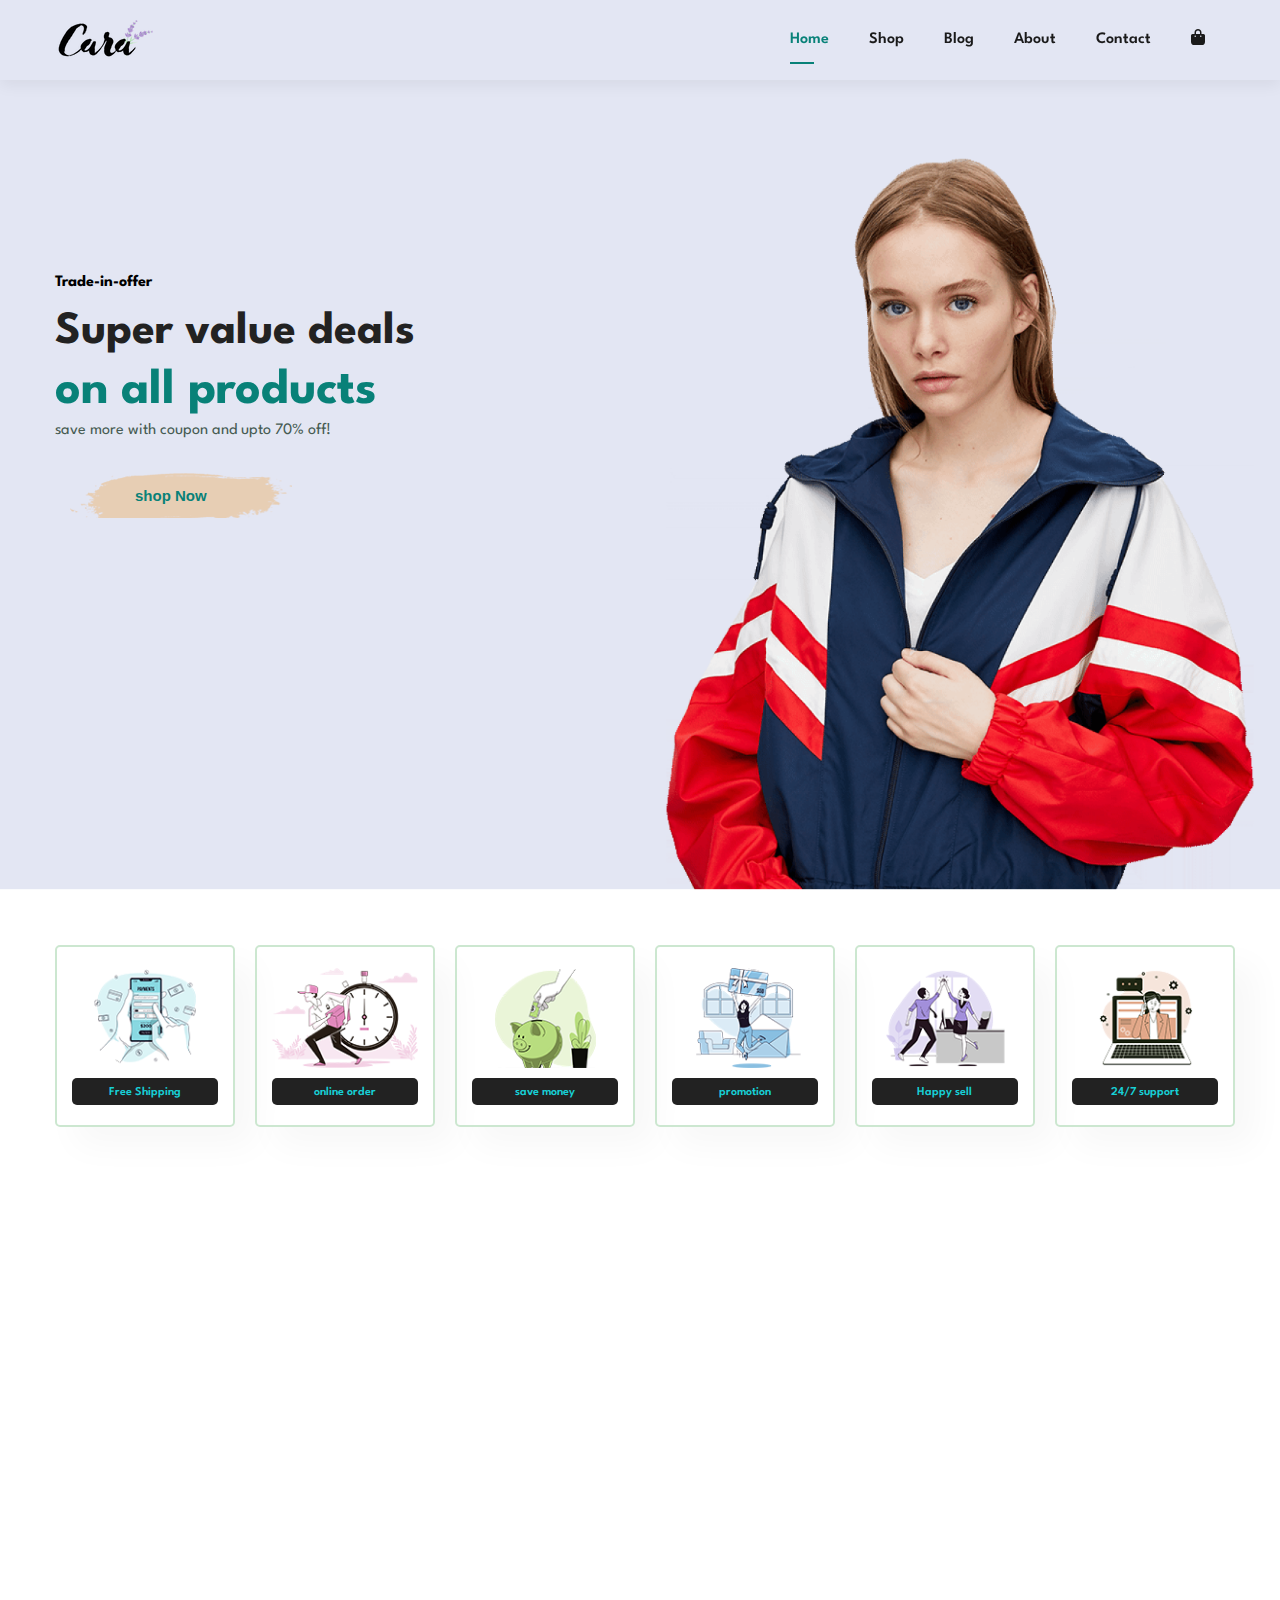
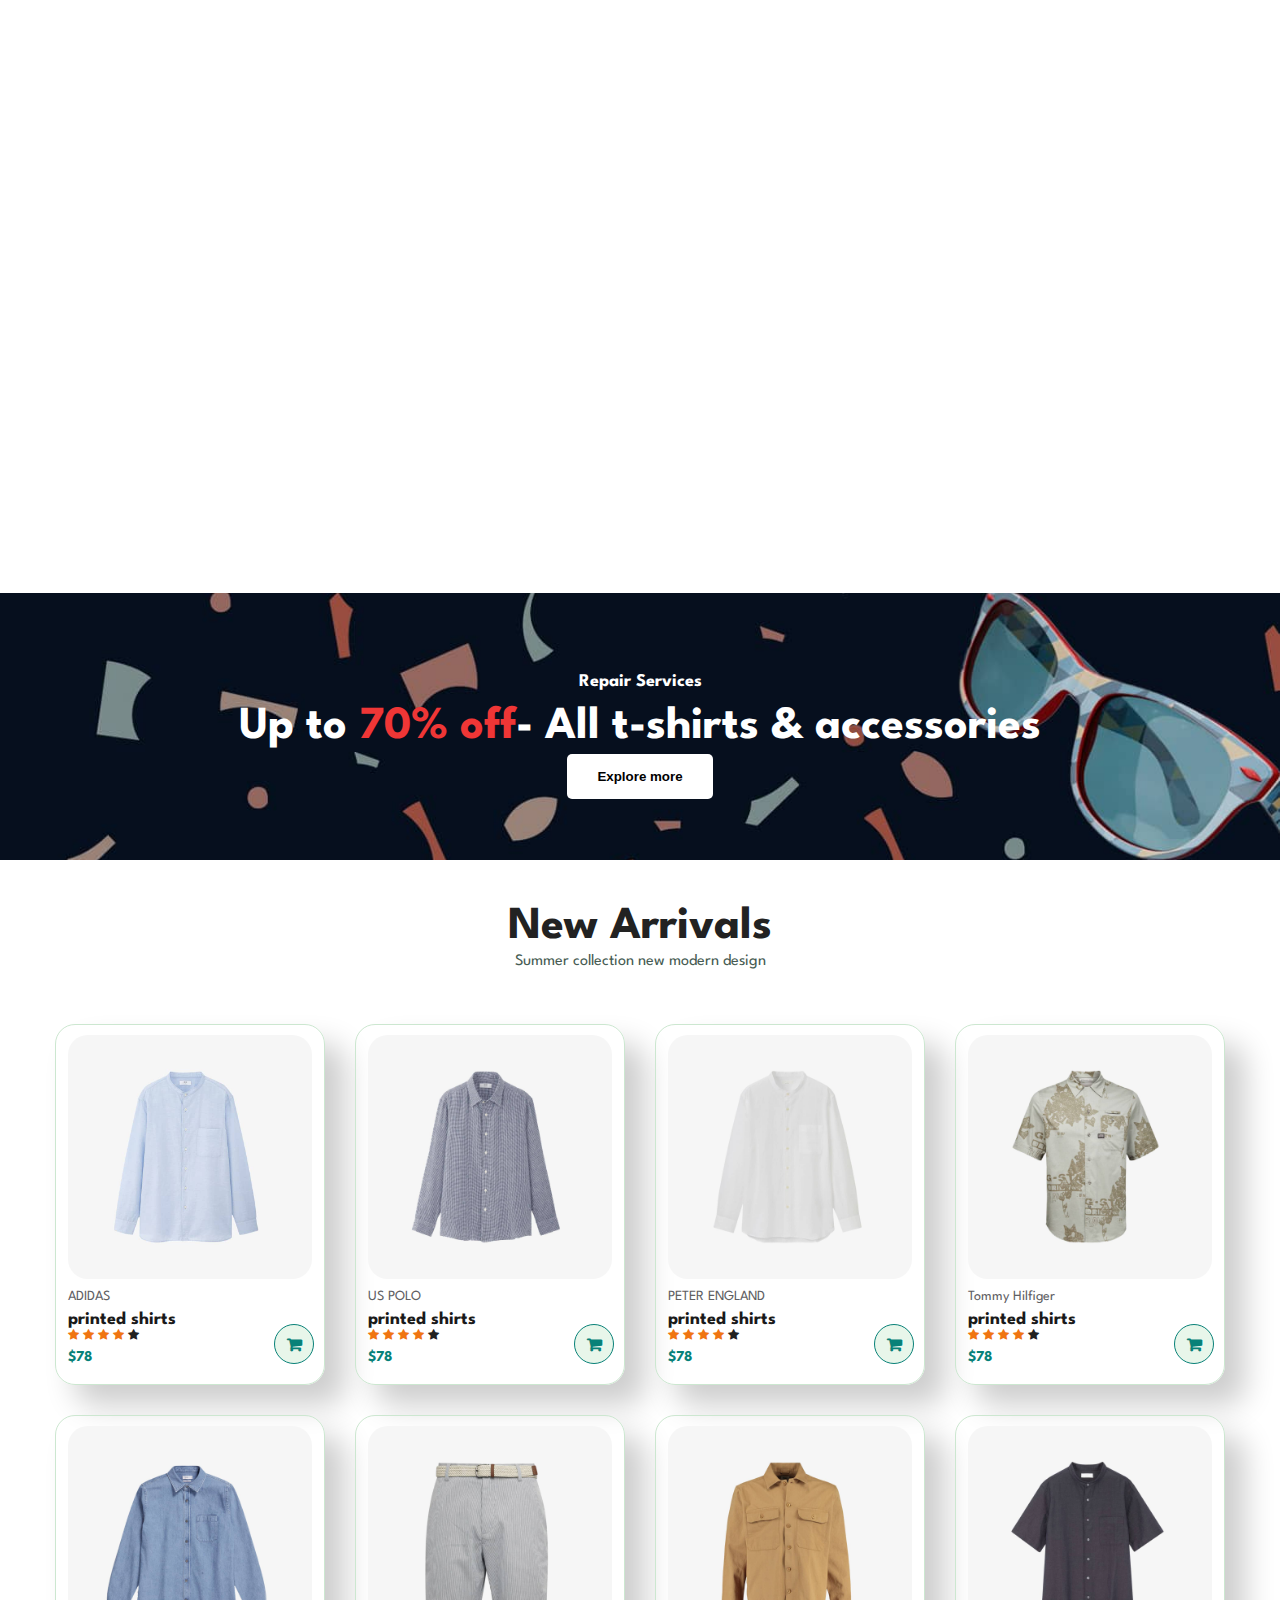
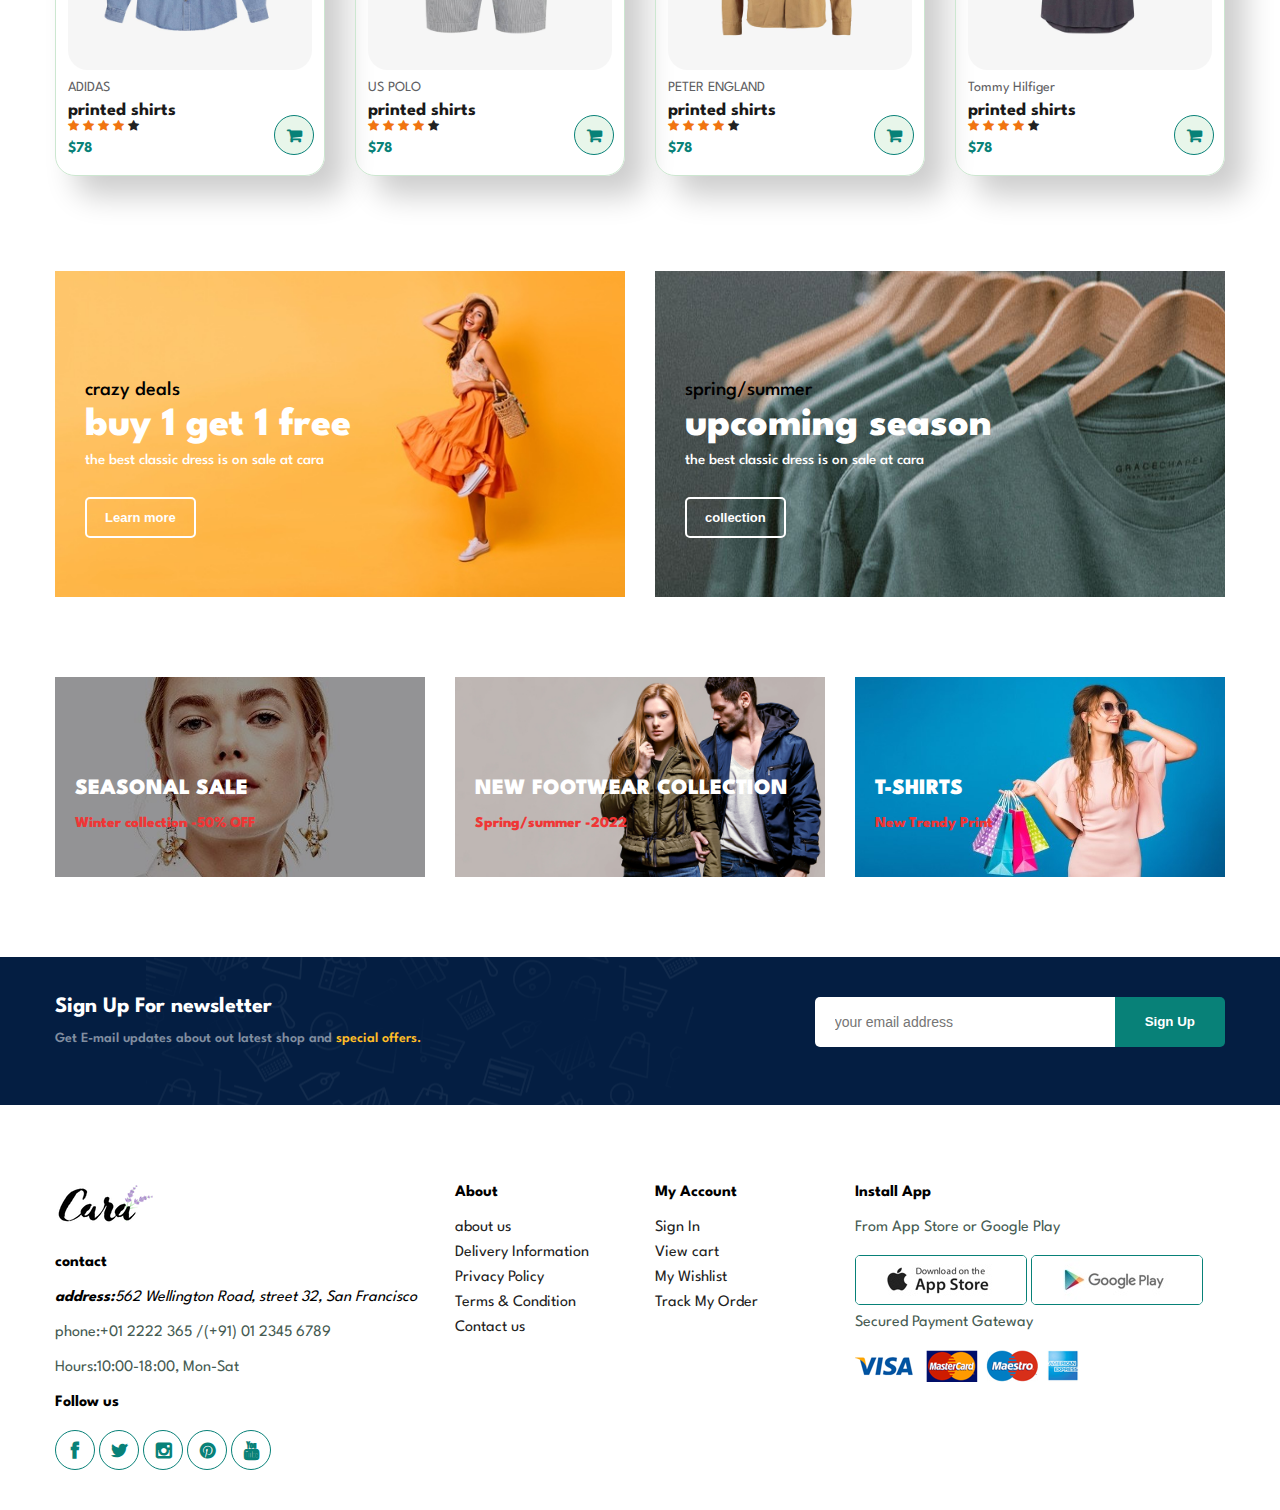
<file: index.html>
<!DOCTYPE html>
<html lang="en">

<head>
    <meta charset="UTF-8">
    <meta http-equiv="X-UA-Compatible" content="IE=edge">
    <meta name="viewport" content="width=device-width, initial-scale=1.0">
    <meta name="description" content=""> <!-- max 165char -->
    <title>Document</title> <!-- max 65char -->
    <!-- <link rel="stylesheet" href="css/font-awesome.min.css"> -->
    <link rel="stylesheet" href="https://cdnjs.cloudflare.com/ajax/libs/animate.css/3.7.2/animate.min.css">
    <link rel="stylesheet" href="https://cdnjs.cloudflare.com/ajax/libs/font-awesome/6.1.1/css/all.min.css">
    <link rel="stylesheet" href="./css/font-awesome.min.css">
    <link rel="stylesheet" href="css/style.css">

</head>

<body>
    <div class="wrap-1">
        <div class="container">
            <div class="row">
                <div class="col-2">
                    <a href=""><img src="./img/logo.png" alt=""></a>
                </div>
                <div class="col-10">
                    <div class="navbar ">
                        <nav>
                            <ul>
                                <li><a class="active" href="index.html">Home</a></li>
                                <li><a href="shop.html">Shop</a></li>
                                <li><a href="blog.html">Blog</a></li>
                                <li><a href="about.html">About</a></li>
                                <li><a href="contact.html">Contact</a></li>
                                <li><a href="cart.html" class="bag"><span class="fa fa-shopping-bag"></span></a></li>
                                <a href="" class="close"><span class="fa fa-close"></span></a>
                            </ul>
                        </nav>
                    </div>
                    <div class="mobile ">
                        <div class="mob">
                            <a href=""><span class="fa fa-shopping-bag"></span></a>
                            <a class="bar" href=""><span class="fa fa-outdent"></span></a>
                        </div>
                    </div>
                </div>
            </div>
        </div>
    </div>

    <div class="wrap-2">
        <div class="container">
            <div class="row">
                <div class="col-6 col-p-8">
                    <div class="home ">
                        <h4>Trade-in-offer</h4>
                        <h2>Super value deals</h2>
                        <h1>on all products</h1>
                        <p>save more with coupon and upto 70% off!</p>
                        <button>shop Now</button>
                    </div>
                </div>
                <div class="col-6 col-p-4"></div>
            </div>
        </div>
    </div>

    <div class="wrap-3 wow bounce">
        <div class="container">
            <div class="row">
                <div class="col-2 col-p-4 col-m-3">
                    <div class="feature">
                        <div class="fe-box">
                            <img src="./img/features/f1.png" alt="">
                            <div class="box">
                                <h6>Free Shipping</h6>
                            </div>
                        </div>
                    </div>
                </div>
                <div class="col-2 col-p-4 col-m-3">
                    <div class="feature">
                        <div class="fe-box">
                            <img src="./img/features/f2.png" alt="">
                            <div class="box">
                                <h6>online order</h6>
                            </div>
                        </div>
                    </div>
                </div>
                <div class="col-2 col-p-4 col-m-3">
                    <div class="feature">
                        <div class="fe-box">
                            <img src="./img/features/f3.png" alt="">
                            <div class="box">
                                <h6>save money</h6>
                            </div>
                        </div>
                    </div>
                </div>
                <div class="col-2 col-p-4 col-m-3">
                    <div class="feature">
                        <div class="fe-box">
                            <img src="./img/features/f4.png" alt="">
                            <div class="box">
                                <h6>promotion</h6>
                            </div>
                        </div>
                    </div>
                </div>
                <div class="col-2 col-p-4 col-m-3">
                    <div class="feature">
                        <div class="fe-box">
                            <img src="./img/features/f5.png" alt="">
                            <div class="box">
                                <h6>Happy sell</h6>
                            </div>
                        </div>
                    </div>
                </div>
                <div class="col-2 col-p-4 col-m-3">
                    <div class="feature">
                        <div class="fe-box">
                            <img src="./img/features/f6.png" alt="">
                            <div class="box">
                                <h6>24/7 support</h6>
                            </div>
                        </div>
                    </div>
                </div>

            </div>
        </div>
    </div>

    <div class="wrap-4 wow slideInLeft" data-wow-offset="500">
        <div class="container">
            <div class="heading">
                <h2>Featured products</h2>
                <p>Summer collection new modern design</p>
            </div>
            <div class="row">
                <div class="col-3 col-m-6 col-p-12">
                    <div class="item-row">
                        <div class="item">
                            <img src="./img/products/f1.jpg" alt="">
                        </div>
                        <div class="des">
                            <span>ADIDAS</span>
                            <h5>printed shirts</h5>
                            <div class="star">
                                <span class="fa fa-star"></span>
                                <span class="fa fa-star"></span>
                                <span class="fa fa-star"></span>
                                <span class="fa fa-star"></span>
                                <span class="fa fa-star"></span>
                            </div>
                            <h4>$78</h4>
                        </div>
                        <a href="#" class="add-cart"><span class="fa fa-shopping-cart cart"></span></a>
                    </div>

                </div>
                <div class="col-3 col-m-6 col-p-12">
                    <div class="item-row">
                        <div class="item">
                            <img src="./img/products/f2.jpg" alt="">
                        </div>
                        <div class="des">
                            <span>US POLO</span>
                            <h5>printed shirts</h5>
                            <div class="star">
                                <span class="fa fa-star"></span>
                                <span class="fa fa-star"></span>
                                <span class="fa fa-star"></span>
                                <span class="fa fa-star"></span>
                                <span class="fa fa-star"></span>
                            </div>
                            <h4>$78</h4>
                        </div>
                        <a href="#" class="add-cart"><span class="fa fa-shopping-cart cart"></span></a>
                    </div>

                </div>
                <div class="col-3 col-m-6 col-p-12">
                    <div class="item-row">
                        <div class="item">
                            <img src="./img/products/f3.jpg" alt="">
                        </div>
                        <div class="des">
                            <span>PETER ENGLAND</span>
                            <h5>printed shirts</h5>
                            <div class="star">
                                <span class="fa fa-star"></span>
                                <span class="fa fa-star"></span>
                                <span class="fa fa-star"></span>
                                <span class="fa fa-star"></span>
                                <span class="fa fa-star"></span>
                            </div>
                            <h4>$78</h4>
                        </div>
                        <a href="#" class="add-cart"><span class="fa fa-shopping-cart cart"></span></a>
                    </div>

                </div>
                <div class="col-3 col-m-6 col-p-12">
                    <div class="item-row">
                        <div class="item">
                            <img src="./img/products/f4.jpg" alt="">
                        </div>
                        <div class="des">
                            <span>Tommy Hilfiger</span>
                            <h5>printed shirts</h5>
                            <div class="star">
                                <span class="fa fa-star"></span>
                                <span class="fa fa-star"></span>
                                <span class="fa fa-star"></span>
                                <span class="fa fa-star"></span>
                                <span class="fa fa-star"></span>
                            </div>
                            <h4>$78</h4>
                        </div>
                        <a href="#" class="add-cart"><span class="fa fa-shopping-cart cart"></span></a>
                    </div>

                </div>

            </div>

            <div class="row">
                <div class="col-3 col-m-6 col-p-12">
                    <div class="item-row">
                        <div class="item">
                            <img src="./img/products/f5.jpg" alt="">
                        </div>
                        <div class="des">
                            <span>ADIDAS</span>
                            <h5>printed shirts</h5>
                            <div class="star">
                                <span class="fa fa-star"></span>
                                <span class="fa fa-star"></span>
                                <span class="fa fa-star"></span>
                                <span class="fa fa-star"></span>
                                <span class="fa fa-star"></span>
                            </div>
                            <h4>$78</h4>
                        </div>
                        <a href="#" class="add-cart"><span class="fa fa-shopping-cart cart"></span></a>
                    </div>

                </div>
                <div class="col-3 col-m-6 col-p-12">
                    <div class="item-row">
                        <div class="item">
                            <img src="./img/products/f6.jpg" alt="">
                        </div>
                        <div class="des">
                            <span>US POLO</span>
                            <h5>printed shirts</h5>
                            <div class="star">
                                <span class="fa fa-star"></span>
                                <span class="fa fa-star"></span>
                                <span class="fa fa-star"></span>
                                <span class="fa fa-star"></span>
                                <span class="fa fa-star"></span>
                            </div>
                            <h4>$78</h4>
                        </div>
                        <a href="#" class="add-cart"><span class="fa fa-shopping-cart cart"></span></a>
                    </div>

                </div>
                <div class="col-3 col-m-6 col-p-12">
                    <div class="item-row">
                        <div class="item">
                            <img src="./img/products/f7.jpg" alt="">
                        </div>
                        <div class="des">
                            <span>PETER ENGLAND</span>
                            <h5>printed shirts</h5>
                            <div class="star">
                                <span class="fa fa-star"></span>
                                <span class="fa fa-star"></span>
                                <span class="fa fa-star"></span>
                                <span class="fa fa-star"></span>
                                <span class="fa fa-star"></span>
                            </div>
                            <h4>$78</h4>
                        </div>
                        <a href="#" class="add-cart"><span class="fa fa-shopping-cart cart"></span></a>
                    </div>

                </div>
                <div class="col-3 col-m-6 col-p-12">
                    <div class="item-row">
                        <div class="item">
                            <img src="./img/products/f8.jpg" alt="">
                        </div>
                        <div class="des">
                            <span>Tommy Hilfiger</span>
                            <h5>printed shirts</h5>
                            <div class="star">
                                <span class="fa fa-star"></span>
                                <span class="fa fa-star"></span>
                                <span class="fa fa-star"></span>
                                <span class="fa fa-star"></span>
                                <span class="fa fa-star"></span>
                            </div>
                            <h4>$78</h4>
                        </div>
                        <a href="#" class="add-cart"><span class="fa fa-shopping-cart cart"></span></a>
                    </div>

                </div>

            </div>
        </div>
    </div>

    <div class="wrap-5">
        <div class="container">
            <div class="banner">
                <h4>Repair Services</h4>
                <h2>Up to <span>70% off</span>- All t-shirts & accessories</h2>
                <button class="btn">Explore more</button>
            </div>
        </div>
    </div>

    <div class="wrap-6">
        <div class="container">
            <div class="heading">
                <h2>New Arrivals</h2>
                <p>Summer collection new modern design</p>
            </div>
            <div class="row">
                <div class="col-3 col-m-6 col-p-12">
                    <div class="item-row">
                        <div class="item">
                            <img src="./img/products/n1.jpg" alt="">
                        </div>
                        <div class="des">
                            <span>ADIDAS</span>
                            <h5>printed shirts</h5>
                            <div class="star">
                                <span class="fa fa-star"></span>
                                <span class="fa fa-star"></span>
                                <span class="fa fa-star"></span>
                                <span class="fa fa-star"></span>
                                <span class="fa fa-star"></span>
                            </div>
                            <h4>$78</h4>
                        </div>
                        <a href="#" class="add-cart"><span class="fa fa-shopping-cart cart"></span></a>
                    </div>

                </div>
                <div class="col-3 col-m-6 col-p-12">
                    <div class="item-row">
                        <div class="item">
                            <img src="./img/products/n2.jpg" alt="">
                        </div>
                        <div class="des">
                            <span>US POLO</span>
                            <h5>printed shirts</h5>
                            <div class="star">
                                <span class="fa fa-star"></span>
                                <span class="fa fa-star"></span>
                                <span class="fa fa-star"></span>
                                <span class="fa fa-star"></span>
                                <span class="fa fa-star"></span>
                            </div>
                            <h4>$78</h4>
                        </div>
                        <a href="#" class="add-cart"><span class="fa fa-shopping-cart cart"></span></a>
                    </div>

                </div>
                <div class="col-3 col-m-6 col-p-12">
                    <div class="item-row">
                        <div class="item">
                            <img src="./img/products/n3.jpg" alt="">
                        </div>
                        <div class="des">
                            <span>PETER ENGLAND</span>
                            <h5>printed shirts</h5>
                            <div class="star">
                                <span class="fa fa-star"></span>
                                <span class="fa fa-star"></span>
                                <span class="fa fa-star"></span>
                                <span class="fa fa-star"></span>
                                <span class="fa fa-star"></span>
                            </div>
                            <h4>$78</h4>
                        </div>
                        <a href="#" class="add-cart"><span class="fa fa-shopping-cart cart"></span></a>
                    </div>

                </div>
                <div class="col-3 col-m-6 col-p-12">
                    <div class="item-row">
                        <div class="item">
                            <img src="./img/products/n4.jpg" alt="">
                        </div>
                        <div class="des">
                            <span>Tommy Hilfiger</span>
                            <h5>printed shirts</h5>
                            <div class="star">
                                <span class="fa fa-star"></span>
                                <span class="fa fa-star"></span>
                                <span class="fa fa-star"></span>
                                <span class="fa fa-star"></span>
                                <span class="fa fa-star"></span>
                            </div>
                            <h4>$78</h4>
                        </div>
                        <a href="#" class="add-cart"><span class="fa fa-shopping-cart cart"></span></a>
                    </div>

                </div>
            </div>
            <div class="row">
                <div class="col-3 col-m-6 col-p-12">
                    <div class="item-row">
                        <div class="item">
                            <img src="./img/products/n5.jpg" alt="">
                        </div>
                        <div class="des">
                            <span>ADIDAS</span>
                            <h5>printed shirts</h5>
                            <div class="star">
                                <span class="fa fa-star"></span>
                                <span class="fa fa-star"></span>
                                <span class="fa fa-star"></span>
                                <span class="fa fa-star"></span>
                                <span class="fa fa-star"></span>
                            </div>
                            <h4>$78</h4>
                        </div>
                        <a href="#" class="add-cart"><span class="fa fa-shopping-cart cart"></span></a>
                    </div>

                </div>
                <div class="col-3 col-m-6 col-p-12">
                    <div class="item-row">
                        <div class="item">
                            <img src="./img/products/n6.jpg" alt="">
                        </div>
                        <div class="des">
                            <span>US POLO</span>
                            <h5>printed shirts</h5>
                            <div class="star">
                                <span class="fa fa-star"></span>
                                <span class="fa fa-star"></span>
                                <span class="fa fa-star"></span>
                                <span class="fa fa-star"></span>
                                <span class="fa fa-star"></span>
                            </div>
                            <h4>$78</h4>
                        </div>
                        <a href="#" class="add-cart"><span class="fa fa-shopping-cart cart"></span></a>
                    </div>

                </div>
                <div class="col-3 col-m-6 col-p-12">
                    <div class="item-row">
                        <div class="item">
                            <img src="./img/products/n7.jpg" alt="">
                        </div>
                        <div class="des">
                            <span>PETER ENGLAND</span>
                            <h5>printed shirts</h5>
                            <div class="star">
                                <span class="fa fa-star"></span>
                                <span class="fa fa-star"></span>
                                <span class="fa fa-star"></span>
                                <span class="fa fa-star"></span>
                                <span class="fa fa-star"></span>
                            </div>
                            <h4>$78</h4>
                        </div>
                        <a href="#" class="add-cart"><span class="fa fa-shopping-cart cart"></span></a>
                    </div>

                </div>
                <div class="col-3 col-m-6 col-p-12">
                    <div class="item-row">
                        <div class="item">
                            <img src="./img/products/n8.jpg" alt="">
                        </div>
                        <div class="des">
                            <span>Tommy Hilfiger</span>
                            <h5>printed shirts</h5>
                            <div class="star">
                                <span class="fa fa-star"></span>
                                <span class="fa fa-star"></span>
                                <span class="fa fa-star"></span>
                                <span class="fa fa-star"></span>
                                <span class="fa fa-star"></span>
                            </div>
                            <h4>$78</h4>
                        </div>
                        <a href="#" class="add-cart"><span class="fa fa-shopping-cart cart"></span></a>
                    </div>

                </div>

            </div>
        </div>
    </div>
    <div class="wrap-7">
        <div class="container">
            <div class="row">
                <div class="col-6 col-p-12">
                    <div class="banner-1">
                        <div class="banner-content">
                            <h4>crazy deals</h4>
                            <h2>buy 1 get 1 free</h2>
                            <p>the best classic dress is on sale at cara</p>
                            <button class="btn white">Learn more</button>
                        </div>
                    </div>
                </div>
                <div class="col-6 col-p-12">
                    <div class="banner-2">
                        <div class="banner-content">
                            <h4>spring/summer</h4>
                            <h2>upcoming season</h2>
                            <p>the best classic dress is on sale at cara</p>
                            <button class="btn white">collection</button>
                        </div>
                    </div>
                </div>
            </div>
        </div>
    </div>

    <div class="wrap-8">
        <div class="container">
            <div class="row">
                <div class="col-4 col-p-12">
                    <div class="banner-3">
                        <div class="banner-content-1">
                            <h2>SEASONAL SALE</h2>
                            <h3>Winter collection -50% OFF</h3>
                        </div>
                    </div>
                </div>
                <div class="col-4 col-p-12">
                    <div class="banner-4">
                        <div class="banner-content-1">
                            <h2>NEW FOOTWEAR COLLECTION</h2>
                            <h3>Spring/summer -2022</h3>
                        </div>
                    </div>
                </div>
                <div class="col-4 col-p-12">
                    <div class="banner-5">
                        <div class="banner-content-1">
                            <h2>T-SHIRTS</h2>
                            <h3>New Trendy Print</h3>
                        </div>
                    </div>
                </div>
            </div>
        </div>
    </div>

    <div class="wrap-9">
        <div class="container">
            <div class="row">

                <div class="col-6 col-p-12">
                   <div class="newsletter">
                    <div class="newstext">
                        <h4>Sign Up For newsletter</h4>
                        <p>Get E-mail updates about out latest shop and <span>special offers.</span></p>
                    </div>
                   </div>
                </div>
                <div class="col-6 col-p-12">
                   <div class="newsletter-1">
                    <div class="form">
                        <label><input type="text" placeholder="your email address"></label>
                        <button class="btn">Sign Up</button>
                    </div>
                   </div>
                </div>
            </div>
        </div>
    </div>

    <footer>
        <div class="container">
            <div class="row">
                <div class="col-4 col-p-12">
                    <div class="content">
                        <img src="./img/logo.png" alt="">
                        <h4>contact</h4>
                        <address>
                            <strong>address:</strong>562 Wellington Road, street 32, San Francisco
                        </address>
                        <p>phone:+01 2222 365 /(+91) 01 2345 6789</p>
                        <p>Hours:10:00-18:00, Mon-Sat</p>
                        <div class="follow">
                            <h4>Follow us</h4>
                            <div class="icon">
                                <a href=""><span class="fa fa-facebook"></span></a>
                                <a href=""><span class="fa fa-twitter"></span></a>
                                <a href=""><span class="fa fa-instagram"></span></a>
                                <a href=""><span class="fa fa-pinterest"></span></a>
                                <a href=""><span class="fa fa-youtube"></span></a>

                            </div>
                        </div>
                    </div>
                </div>
                <div class="col-2 col-p-6">
                    <div class="content space">
                        <h4>About</h4>
                        <ul>
                            <li> <a href="">about us</a></li>
                            <li><a href="">Delivery Information</a></li>
                            <li><a href="">Privacy Policy</a></li>
                            <li><a href="">Terms & Condition</a></li>
                            <li> <a href="">Contact us</a></li>
                        </ul>

                    </div>

                </div>
                <div class="col-2 col-p-6">
                    <div class="content space">
                        <h4>My Account</h4>
                        <ul>
                            <li><a href="">Sign In </a></li>
                            <li><a href="">View cart</a></li>
                            <li><a href="">My Wishlist</a></li>
                            <li><a href="">Track My Order</a></li>
                            <li><a href=""></a></li>
                        </ul>
                    </div>
                </div>
                <div class="col-4 col-p-12">
                    <div class="install">
                        <h4>Install App</h4>
                        <p>From App Store or Google Play</p>
                        <a href="" aria-label="app store"><img src="./img/pay/app.jpg" alt=""></a>
                        <a href="" aria-label="play store"><img src="./img/pay/play.jpg" alt=""></a>
                        <p>Secured Payment Gateway </p>
                        <img src="./img/pay/pay.png" alt="">
                    </div>
                </div>
            </div>
        </div>
    </footer>

    <script src="https://cdnjs.cloudflare.com/ajax/libs/jquery/3.6.0/jquery.min.js"></script>
    <script src="https://cdnjs.cloudflare.com/ajax/libs/wow/1.1.2/wow.min.js"></script>
    <script src="./js/app.js"></script>
              <script>
              new WOW().init();
              </script>
</body>

</html>
</file>
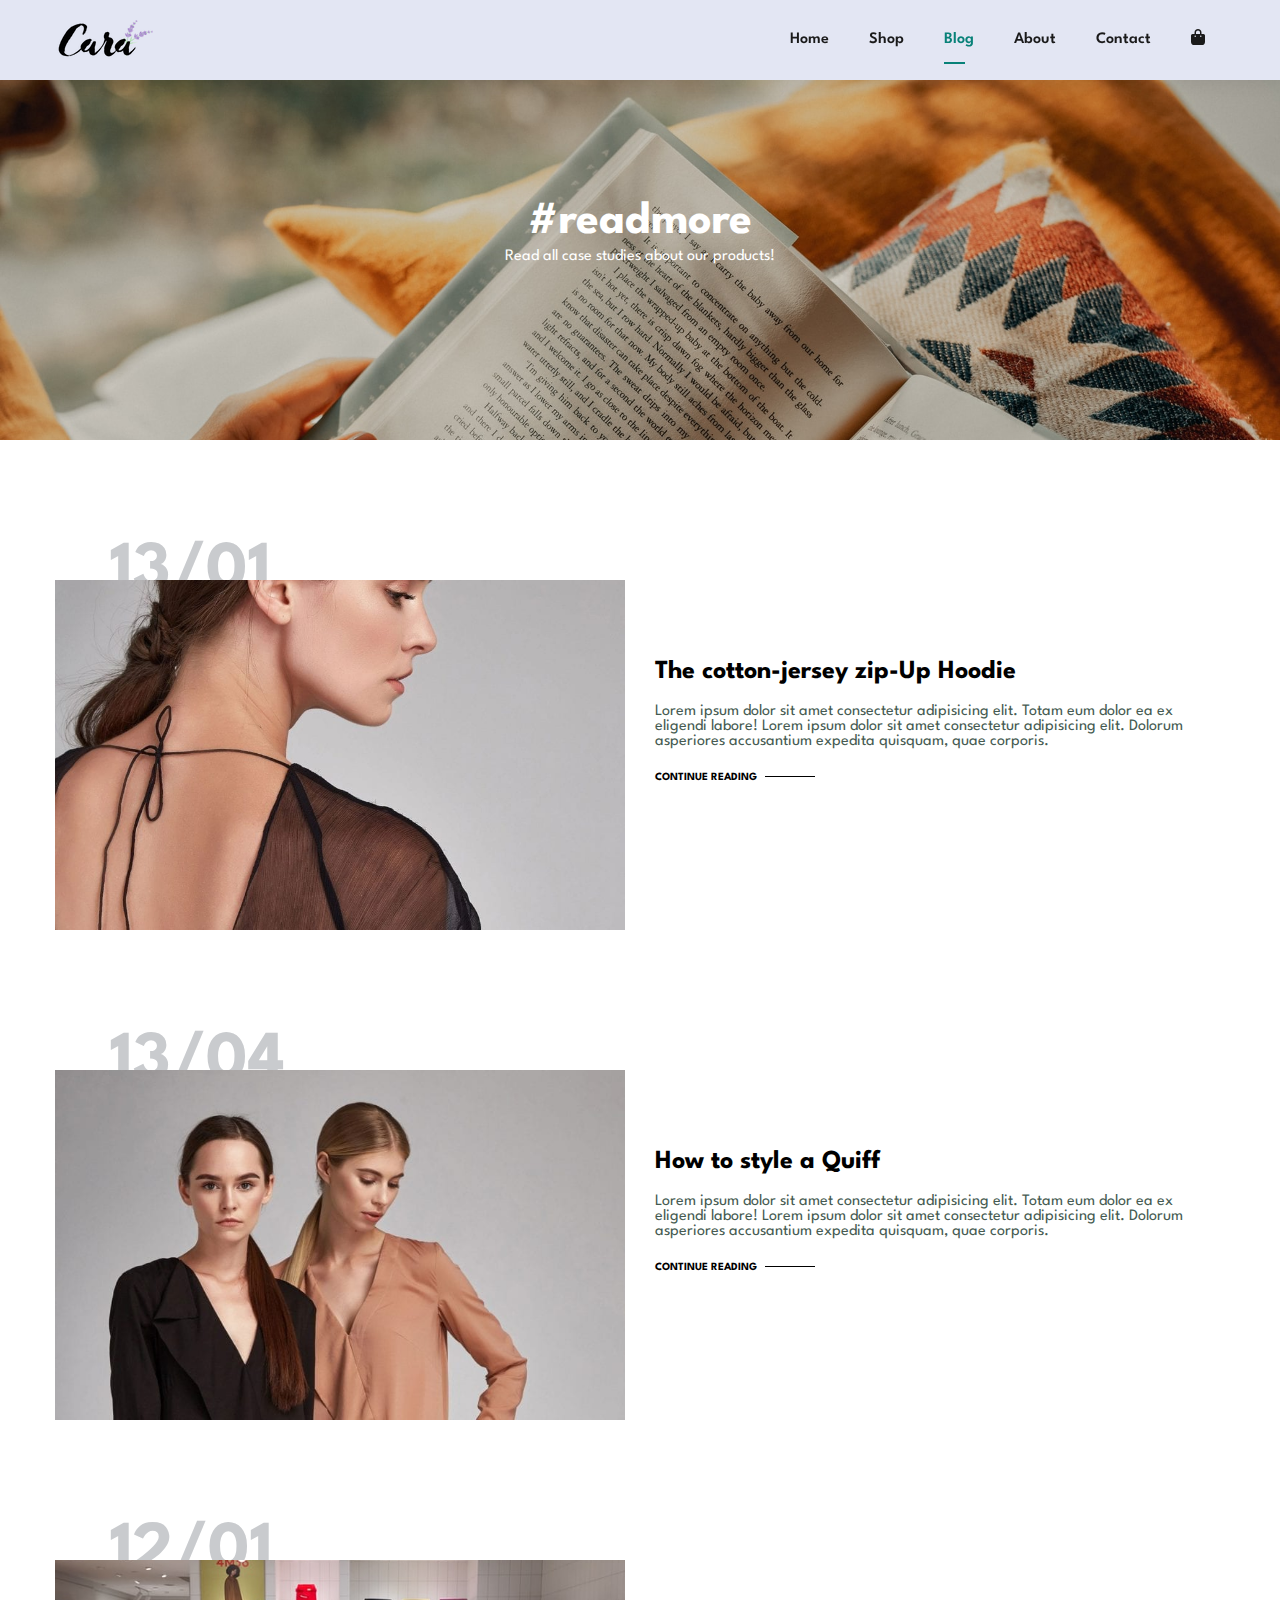
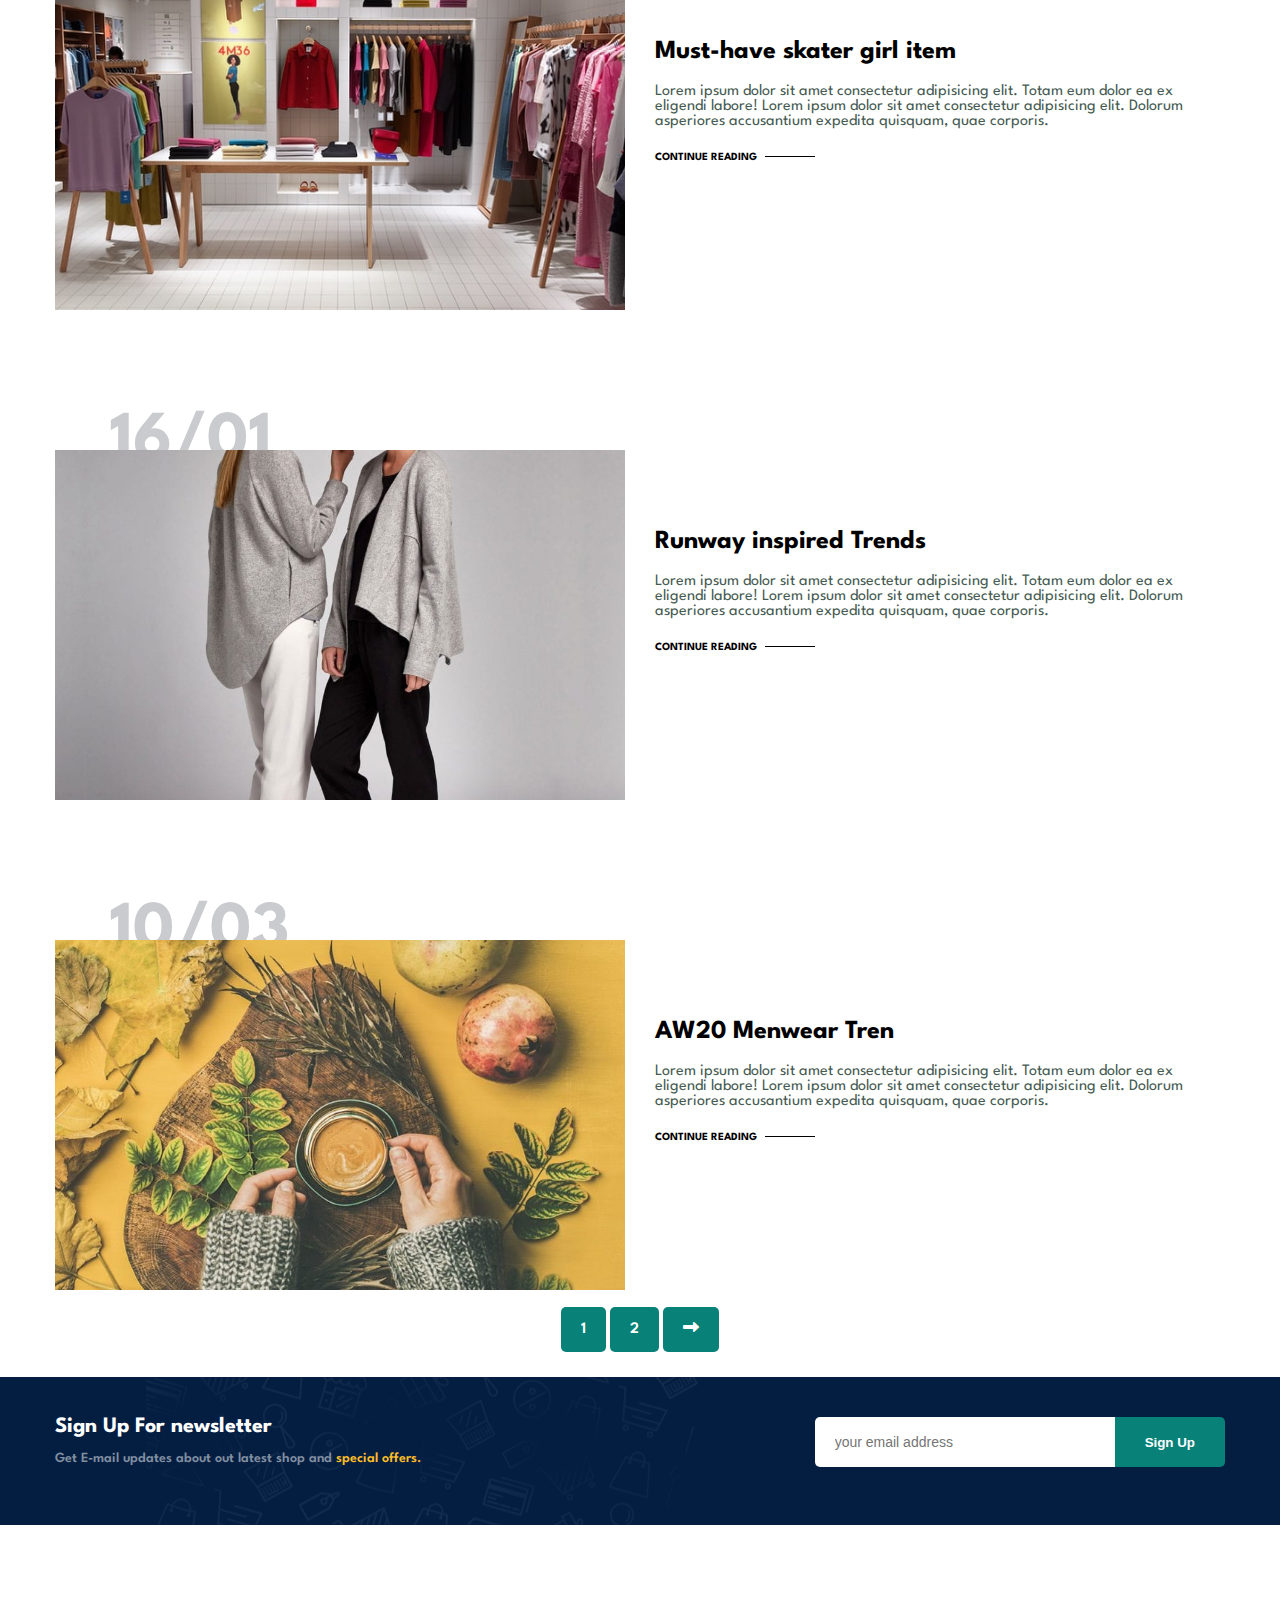
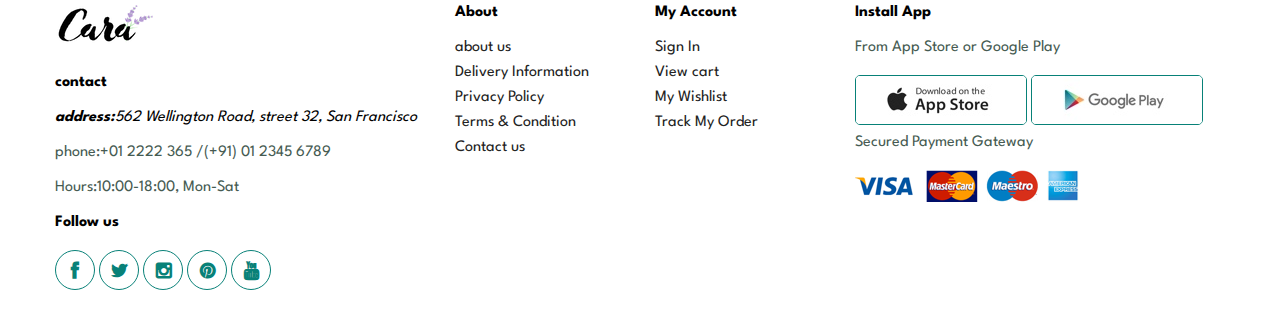
<file: blog.html>
<!DOCTYPE html>
<html lang="en">

<head>
    <meta charset="UTF-8">
    <meta http-equiv="X-UA-Compatible" content="IE=edge">
    <meta name="viewport" content="width=device-width, initial-scale=1.0">
    <meta name="description" content=""> <!-- max 165char -->
    <title>Document</title> <!-- max 65char -->
    <!-- <link rel="stylesheet" href="css/font-awesome.min.css"> -->
    <link rel="stylesheet" href="https://cdnjs.cloudflare.com/ajax/libs/font-awesome/6.1.1/css/all.min.css">
    <link rel="stylesheet" href="./css/font-awesome.min.css">
    <link rel="stylesheet" href="css/style.css">
    <link rel="stylesheet" href="./css/shop.css">

</head>

<body>
    <div class="wrap-1">
        <div class="container">
            <div class="row">
                <div class="col-2">
                    <a href=""><img src="./img/logo.png" alt=""></a>
                </div>
                <div class="col-10">
                    <div class="navbar ">
                        <nav>
                            <ul>
                                <li><a href="index.html">Home</a></li>
                                <li><a href="shop.html">Shop</a></li>
                                <li><a class="active" href="blog.html">Blog</a></li>
                                <li><a href="about.html">About</a></li>
                                <li><a href="contact.html">Contact</a></li>
                                <li><a href="cart.html" class="bag"><span class="fa fa-shopping-bag"></span></a></li>
                                <a href="" class="close"><span class="fa fa-close"></span></a>
                            </ul>
                        </nav>
                    </div>
                    <div class="mobile ">
                        <div class="mob">
                            <a href=""><span class="fa fa-shopping-bag"></span></a>
                            <a class="bar" href=""><span class="fa fa-outdent"></span></a>
                        </div>
                    </div>
                </div>
            </div>
        </div>
    </div>

    <div class="wrap2" id="blog-header">
        <div class="container">
            <div class="row">
                <div class="col-12 col-p-12">
                    <div class="shop-header">

                        <h2>#readmore</h2>
                        <p>Read all case studies about our products!</p>
                    </div>
                </div>

            </div>
        </div>
    </div>

    <div class="wrap-3">
        <div class="container">
            <div class="row">
                <div class="col-6 col-p-12">
                    <div class="blog-box">
                        <img src="./img/blog/b1.jpg" alt="">
                    </div>
                </div>
                <div class="col-6 col-p-12 replace">
                    <div class="blog-detail">
                        <h4>The cotton-jersey zip-Up Hoodie</h4>
                        <p>Lorem ipsum dolor sit amet consectetur adipisicing elit. Totam eum dolor ea ex eligendi
                            labore! Lorem ipsum dolor sit amet consectetur adipisicing elit. Dolorum asperiores
                            accusantium expedita quisquam, quae corporis.</p>
                        <a href="">CONTINUE READING</a>

                    </div>
                    <h1>13/01</h1>
                </div>
            </div>
            <div class="row">
                <div class="col-6 col-p-12">
                    <div class="blog-box">
                        <img src="./img/blog/b2.jpg" alt="">
                    </div>
                </div>
                <div class="col-6 col-p-12 replace">
                    <div class="blog-detail">
                        <h4>How to style a Quiff</h4>
                        <p>Lorem ipsum dolor sit amet consectetur adipisicing elit. Totam eum dolor ea ex eligendi
                            labore! Lorem ipsum dolor sit amet consectetur adipisicing elit. Dolorum asperiores
                            accusantium expedita quisquam, quae corporis.</p>
                        <a href="">CONTINUE READING</a>

                    </div>
                    <h1>13/04</h1>
                </div>
            </div>
            <div class="row">
                <div class="col-6 col-p-12">
                    <div class="blog-box">
                        <img src="./img/blog/b3.jpg" alt="">
                    </div>
                </div>
                <div class="col-6 col-p-12 replace">
                    <div class="blog-detail">
                        <h4>Must-have skater girl item</h4>
                        <p>Lorem ipsum dolor sit amet consectetur adipisicing elit. Totam eum dolor ea ex eligendi
                            labore! Lorem ipsum dolor sit amet consectetur adipisicing elit. Dolorum asperiores
                            accusantium expedita quisquam, quae corporis.</p>
                        <a href="">CONTINUE READING</a>

                    </div>
                    <h1>12/01</h1>
                </div>
            </div>
            <div class="row">
                <div class="col-6 col-p-12">
                    <div class="blog-box">
                        <img src="./img/blog/b4.jpg" alt="">
                    </div>
                </div>
                <div class="col-6 col-p-12 replace">
                    <div class="blog-detail">
                        <h4>Runway inspired Trends</h4>
                        <p>Lorem ipsum dolor sit amet consectetur adipisicing elit. Totam eum dolor ea ex eligendi
                            labore! Lorem ipsum dolor sit amet consectetur adipisicing elit. Dolorum asperiores
                            accusantium expedita quisquam, quae corporis.</p>
                        <a href="">CONTINUE READING</a>

                    </div>
                    <h1>16/01</h1>
                </div>
            </div>
            <div class="row">
                <div class="col-6 col-p-12">
                    <div class="blog-box">
                        <img src="./img/blog/b6.jpg" alt="">
                    </div>
                </div>
                <div class="col-6 col-p-12 replace">
                    <div class="blog-detail">
                        <h4>AW20 Menwear Tren</h4>
                        <p>Lorem ipsum dolor sit amet consectetur adipisicing elit. Totam eum dolor ea ex eligendi
                            labore! Lorem ipsum dolor sit amet consectetur adipisicing elit. Dolorum asperiores
                            accusantium expedita quisquam, quae corporis.</p>
                        <a href="">CONTINUE READING</a>

                    </div>
                    <h1>10/03</h1>
                </div>
            </div>
        </div>
    </div>



    <div class="wrap5">
        <div class="container">
            <div class="row">
                <div class="col-12">
                    <div class="pagination">
                        <a href="">1</a>
                        <a href="">2</a>
                        <a href=""><span class="fa fa-long-arrow-alt-right"></span></a>
                    </div>
                </div>
            </div>
        </div>
    </div>




    <div class="wrap-9">
        <div class="container">
            <div class="row">

                <div class="col-6 col-m-12 col-p-12">
                    <div class="newsletter">
                        <div class="newstext">
                            <h4>Sign Up For newsletter</h4>
                            <p>Get E-mail updates about out latest shop and <span>special offers.</span></p>
                        </div>
                    </div>
                </div>
                <div class="col-6 col-m-12 col-p-12">
                    <div class="newsletter-1">
                        <div class="form">
                            <label><input type="text" placeholder="your email address"></label>
                            <button class="btn">Sign Up</button>
                        </div>
                    </div>
                </div>
            </div>
        </div>
    </div>

    <footer>
        <div class="container">
            <div class="row">
                <div class="col-4 col-p-12">
                    <div class="content">
                        <img src="./img/logo.png" alt="">
                        <h4>contact</h4>
                        <address>
                            <strong>address:</strong>562 Wellington Road, street 32, San Francisco
                        </address>
                        <p>phone:+01 2222 365 /(+91) 01 2345 6789</p>
                        <p>Hours:10:00-18:00, Mon-Sat</p>
                        <div class="follow">
                            <h4>Follow us</h4>
                            <div class="icon">
                                <a href=""><span class="fa fa-facebook"></span></a>
                                <a href=""><span class="fa fa-twitter"></span></a>
                                <a href=""><span class="fa fa-instagram"></span></a>
                                <a href=""><span class="fa fa-pinterest"></span></a>
                                <a href=""><span class="fa fa-youtube"></span></a>

                            </div>
                        </div>
                    </div>
                </div>
                <div class="col-2 col-p-6">
                    <div class="content space">
                        <h4>About</h4>
                        <ul>
                            <li> <a href="">about us</a></li>
                            <li><a href="">Delivery Information</a></li>
                            <li><a href="">Privacy Policy</a></li>
                            <li><a href="">Terms & Condition</a></li>
                            <li> <a href="">Contact us</a></li>
                        </ul>

                    </div>

                </div>
                <div class="col-2 col-p-6">
                    <div class="content space">
                        <h4>My Account</h4>
                        <ul>
                            <li><a href="">Sign In </a></li>
                            <li><a href="">View cart</a></li>
                            <li><a href="">My Wishlist</a></li>
                            <li><a href="">Track My Order</a></li>
                            <li><a href=""></a></li>
                        </ul>
                    </div>
                </div>
                <div class="col-4 col-p-12">
                    <div class="install">
                        <h4>Install App</h4>
                        <p>From App Store or Google Play</p>
                        <a href="" aria-label="app store"><img src="./img/pay/app.jpg" alt=""></a>
                        <a href="" aria-label="play store"><img src="./img/pay/play.jpg" alt=""></a>
                        <p>Secured Payment Gateway </p>
                        <img src="./img/pay/pay.png" alt="">
                    </div>
                </div>
            </div>
        </div>
    </footer>

    <script src="https://cdnjs.cloudflare.com/ajax/libs/jquery/3.6.0/jquery.min.js"></script>
    <script src="./js/app.js"></script>
</body>

</html>
</file>
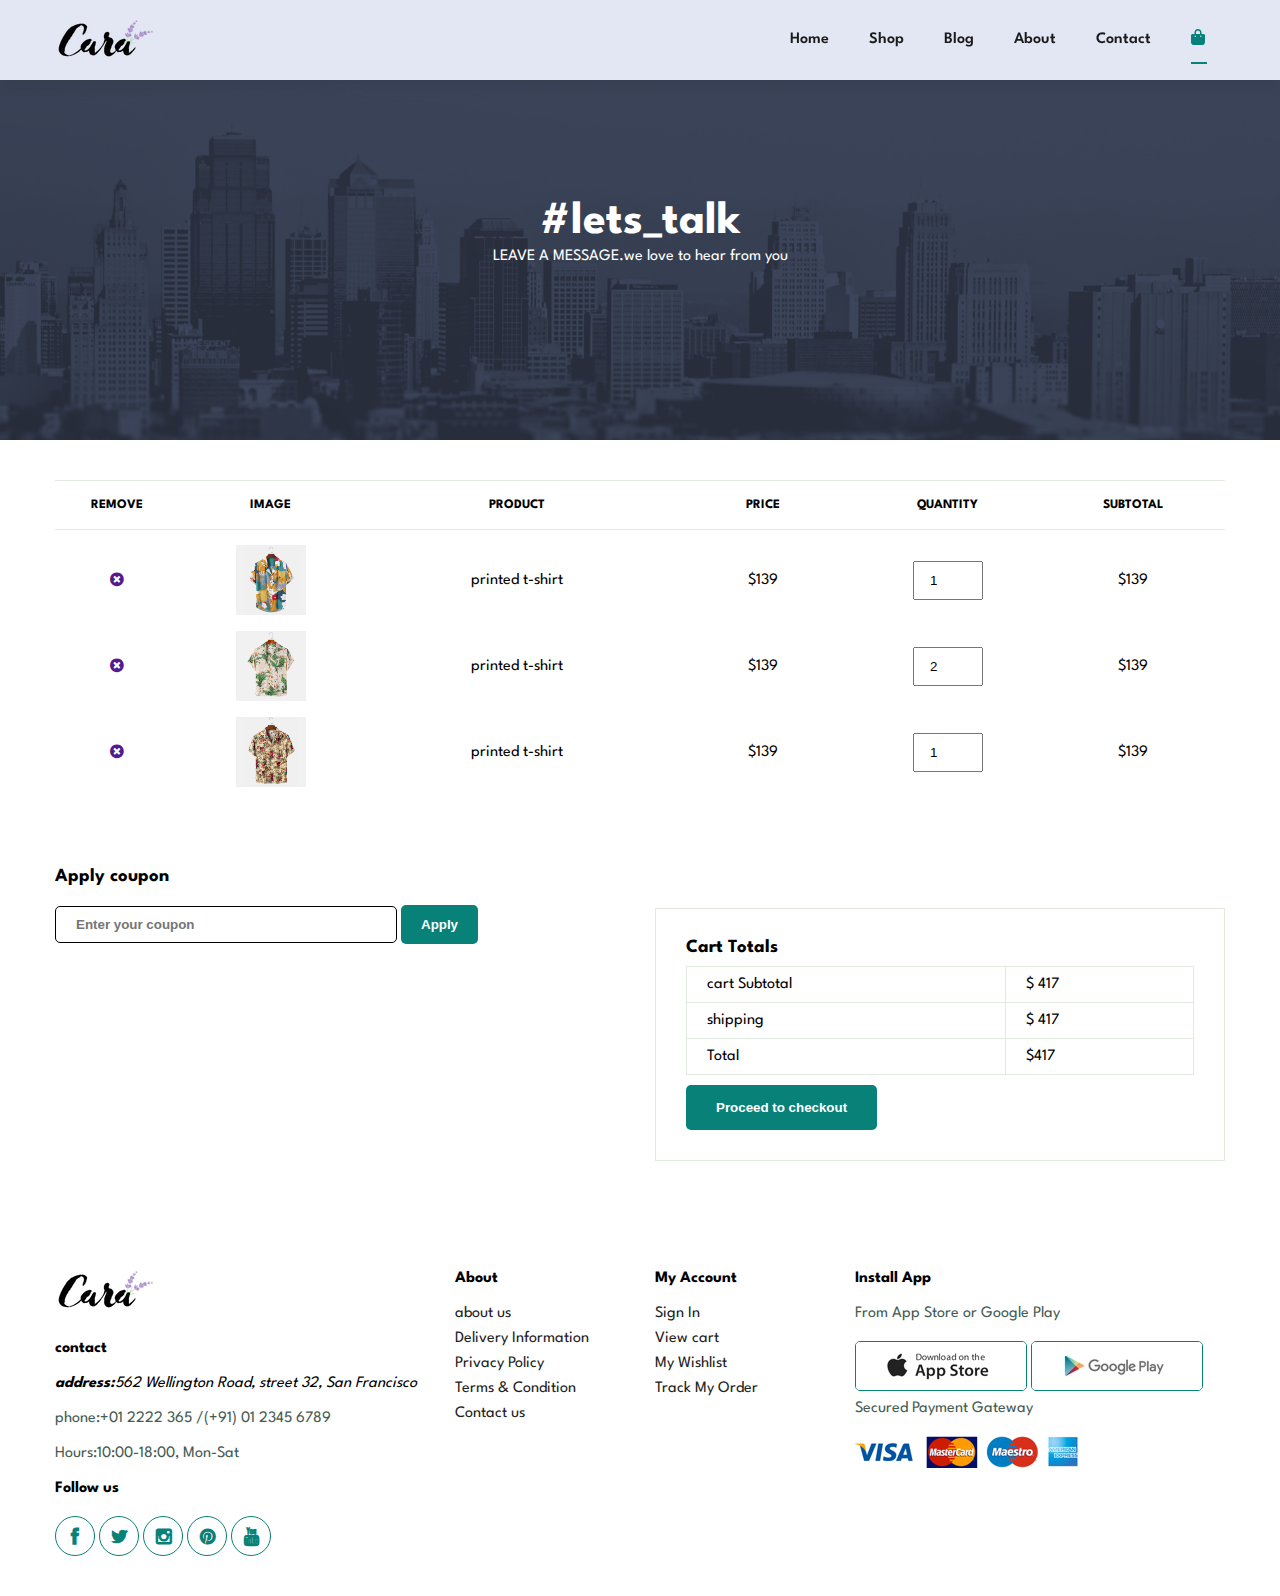
<file: cart.html>
<!DOCTYPE html>
<html lang="en">

<head>
    <meta charset="UTF-8">
    <meta http-equiv="X-UA-Compatible" content="IE=edge">
    <meta name="viewport" content="width=device-width, initial-scale=1.0">
    <meta name="description" content=""> <!-- max 165char -->
    <title>Document</title> <!-- max 65char -->
    <!-- <link rel="stylesheet" href="css/font-awesome.min.css"> -->
    <link rel="stylesheet" href="https://cdnjs.cloudflare.com/ajax/libs/font-awesome/6.1.1/css/all.min.css">
    <link rel="stylesheet" href="./css/font-awesome.min.css">
    <link rel="stylesheet" href="css/style.css">
    <link rel="stylesheet" href="./css/shop.css">
    <link rel="stylesheet" href="./css/contact.css">

</head>

<body>
    <div class="wrap-1">
        <div class="container">
            <div class="row">
                <div class="col-2">
                    <a href=""><img src="./img/logo.png" alt=""></a>
                </div>
                <div class="col-10">
                    <div class="navbar ">
                        <nav>
                            <ul>
                                <li><a href="index.html">Home</a></li>
                                <li><a href="shop.html">Shop</a></li>
                                <li><a href="blog.html">Blog</a></li>
                                <li><a href="about.html">About</a></li>
                                <li><a href="contact.html">Contact</a></li>
                                <li><a href="" class="active" class="bag"><span class="fa fa-shopping-bag"></span></a>
                                </li>
                                <a href="" class="close"><span class="fa fa-close"></span></a>
                            </ul>
                        </nav>
                    </div>
                    <div class="mobile ">
                        <div class="mob">
                            <a href=""><span class="fa fa-shopping-bag"></span></a>
                            <a class="bar" href=""><span class="fa fa-outdent"></span></a>
                        </div>
                    </div>
                </div>
            </div>
        </div>
    </div>

    <div class="wrap-2" id="about-header">
        <div class="container">
            <div class="row">
                <div class="col-12 col-p-12">
                    <div class="shop-header">

                        <h2>#lets_talk</h2>
                        <p>LEAVE A MESSAGE.we love to hear from you</p>
                    </div>
                </div>

            </div>
        </div>
    </div>

    <div class="wrap_3">
        <div class="container">
            <div class="row">
                <div class="col-12 col-p-12 col-m-12 col-t-12">
                    <div class="cart-1">
                        <table class="sec">
                            <thead>
                                <tr>
                                    <td>REMOVE</td>
                                    <td>IMAGE</td>
                                    <td>PRODUCT</td>
                                    <td>PRICE</td>
                                    <td>QUANTITY</td>
                                    <td>SUBTOTAL</td>
                                </tr>
                            </thead>
                            <tbody>
                                <tr>
                                    <td><a href="" class="remove-cart"><span class="fa fa-times-circle"></span></a></td>
                                    <td><img src="./img/products/f1.jpg" alt=""></td>
                                    <td>printed t-shirt</td>
                                    <td >$139</td>
                                    <td ><input type="number" value="1"></td>
                                    <td>$139</td>
                                </tr>
                                <tr>
                                    <td><a href="" class="remove-cart"><span class="fa fa-times-circle"></span></a></td>
                                    <td><img src="./img/products/f2.jpg" alt=""></td>
                                    <td>printed t-shirt</td>
                                    <td class="price">$139</td>
                                    <td class="quantity"><input type="number" value="2"></td>
                                    <td>$139</td>
                                </tr>
                                <tr>
                                    <td><a href="" class="remove-cart"><span class="fa fa-times-circle"></span></a></td>
                                    <td><img src="./img/products/f3.jpg" alt=""></td>
                                    <td>printed t-shirt</td>
                                    <td>$139</td>
                                    <td><input type="number" value="1"></td>
                                    <td>$139</td>
                                </tr>
                            </tbody>
                        </table>
                    </div>
                </div>
            </div>
        </div>
    </div>

    <div class="wrap_4 rec">
        <div class="container">
            <div class="row">
                <div class="col-6 col-p-12">
                    <div class="coupon">
                        <h3>Apply coupon</h3>
                        <div>
                            <input type="text " placeholder="Enter your coupon">
                            <button class="normal">Apply</button>
                        </div>
                    </div>
                </div>
                <div class="col-6 col-p-12">
                    <div class="subtotal sec">
                        <h3>Cart Totals</h3>
                        <table>
                            <tr>
                                <td>cart Subtotal</td>
                                <td>$ 417</td>
                            </tr>
                            <tr>
                                <td>shipping</td>
                                <td>$ 417</td>
                            </tr>
                            <tr>
                                <td>Total</td>
                                <td>$417</td>
                            </tr>

                        </table>
                        <button class="normal">Proceed to checkout</button>

                    </div>
                </div>
            </div>
        </div>
    </div>


    <footer>
        <div class="container">
            <div class="row">
                <div class="col-4 col-p-12">
                    <div class="content">
                        <img src="./img/logo.png" alt="">
                        <h4>contact</h4>
                        <address>
                            <strong>address:</strong>562 Wellington Road, street 32, San Francisco
                        </address>
                        <p>phone:+01 2222 365 /(+91) 01 2345 6789</p>
                        <p>Hours:10:00-18:00, Mon-Sat</p>
                        <div class="follow">
                            <h4>Follow us</h4>
                            <div class="icon">
                                <a href=""><span class="fa fa-facebook"></span></a>
                                <a href=""><span class="fa fa-twitter"></span></a>
                                <a href=""><span class="fa fa-instagram"></span></a>
                                <a href=""><span class="fa fa-pinterest"></span></a>
                                <a href=""><span class="fa fa-youtube"></span></a>

                            </div>
                        </div>
                    </div>
                </div>
                <div class="col-2 col-p-6">
                    <div class="content space">
                        <h4>About</h4>
                        <ul>
                            <li> <a href="">about us</a></li>
                            <li><a href="">Delivery Information</a></li>
                            <li><a href="">Privacy Policy</a></li>
                            <li><a href="">Terms & Condition</a></li>
                            <li> <a href="">Contact us</a></li>
                        </ul>

                    </div>

                </div>
                <div class="col-2 col-p-6">
                    <div class="content space">
                        <h4>My Account</h4>
                        <ul>
                            <li><a href="">Sign In </a></li>
                            <li><a href="">View cart</a></li>
                            <li><a href="">My Wishlist</a></li>
                            <li><a href="">Track My Order</a></li>
                            <li><a href=""></a></li>
                        </ul>
                    </div>
                </div>
                <div class="col-4 col-p-12">
                    <div class="install">
                        <h4>Install App</h4>
                        <p>From App Store or Google Play</p>
                        <a href="" aria-label="app store"><img src="./img/pay/app.jpg" alt=""></a>
                        <a href="" aria-label="play store"><img src="./img/pay/play.jpg" alt=""></a>
                        <p>Secured Payment Gateway </p>
                        <img src="./img/pay/pay.png" alt="">
                    </div>
                </div>
            </div>
        </div>
    </footer>

    <script src="https://cdnjs.cloudflare.com/ajax/libs/jquery/3.6.0/jquery.min.js"></script>
    <script src="./js/app.js"></script>
</body>

</html>
</file>
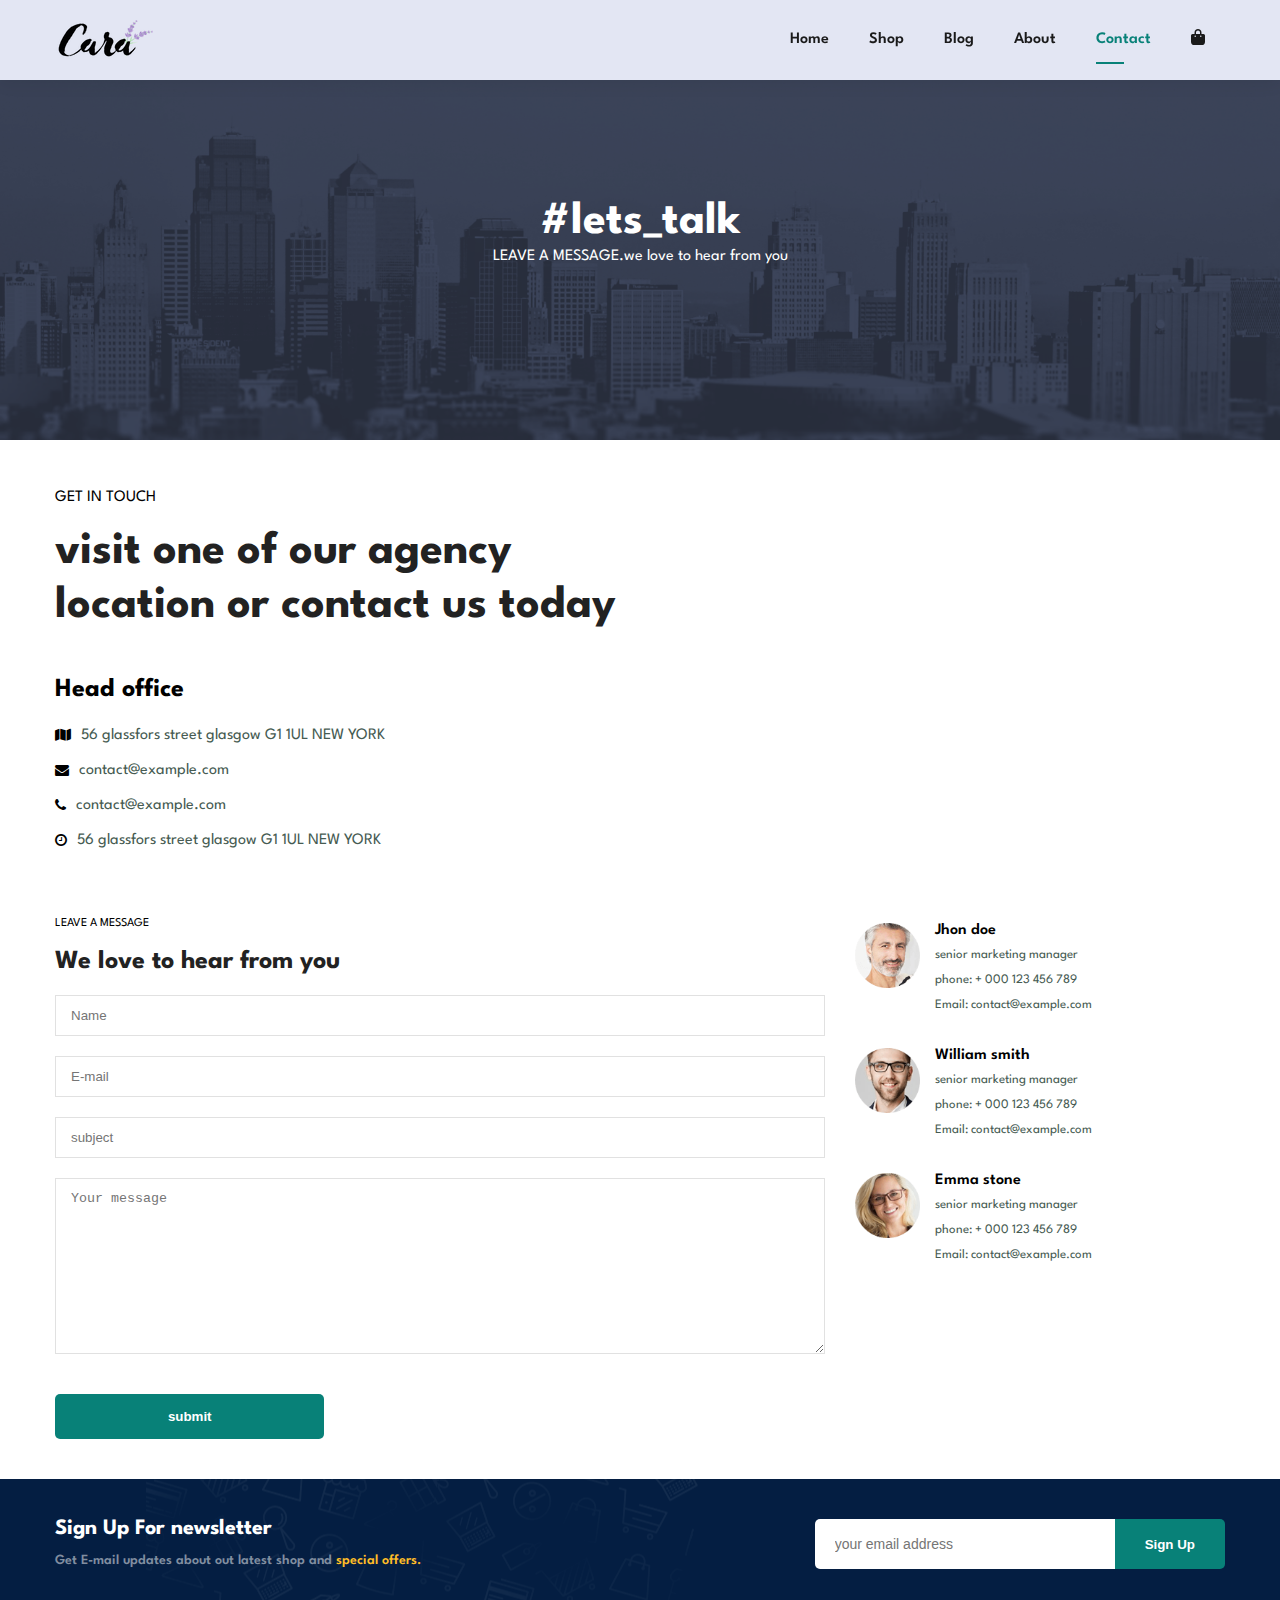
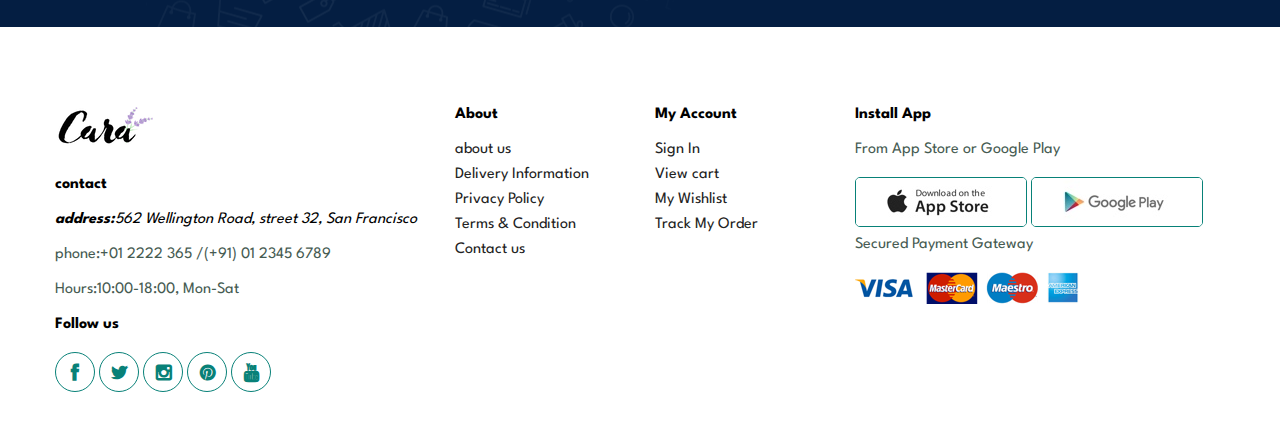
<file: contact.html>
<!DOCTYPE html>
<html lang="en">

<head>
    <meta charset="UTF-8">
    <meta http-equiv="X-UA-Compatible" content="IE=edge">
    <meta name="viewport" content="width=device-width, initial-scale=1.0">
    <meta name="description" content=""> <!-- max 165char -->
    <title>Document</title> <!-- max 65char -->
    <!-- <link rel="stylesheet" href="css/font-awesome.min.css"> -->
    <link rel="stylesheet" href="https://cdnjs.cloudflare.com/ajax/libs/font-awesome/6.1.1/css/all.min.css">
    <link rel="stylesheet" href="./css/font-awesome.min.css">
    <link rel="stylesheet" href="css/style.css">
    <link rel="stylesheet" href="./css/shop.css">
    <link rel="stylesheet" href="./css/contact.css">

</head>

<body>
    <div class="wrap-1">
        <div class="container">
            <div class="row">
                <div class="col-2">
                    <a href=""><img src="./img/logo.png" alt=""></a>
                </div>
                <div class="col-10">
                    <div class="navbar ">
                        <nav>
                            <ul>
                                <li><a href="index.html">Home</a></li>
                                <li><a href="shop.html">Shop</a></li>
                                <li><a href="blog.html">Blog</a></li>
                                <li><a href="about.html">About</a></li>
                                <li><a class="active" href="contact.html">Contact</a></li>
                                <li><a href="" class="bag"><span class="fa fa-shopping-bag"></span></a></li>
                                <a href="" class="close"><span class="fa fa-close"></span></a>
                            </ul>
                        </nav>
                    </div>
                    <div class="mobile ">
                        <div class="mob">
                            <a href=""><span class="fa fa-shopping-bag"></span></a>
                            <a class="bar" href=""><span class="fa fa-outdent"></span></a>
                        </div>
                    </div>
                </div>
            </div>
        </div>
    </div>

    <div class="wrap-2" id="about-header">
        <div class="container">
            <div class="row">
                <div class="col-12 col-p-12">
                    <div class="shop-header">

                        <h2>#lets_talk</h2>
                        <p>LEAVE A MESSAGE.we love to hear from you</p>
                    </div>
                </div>

            </div>
        </div>
    </div>

    <div class="wrap3">
        <div class="container">
            <div class="row">
                <div class="col-6 col-p-12 ">
                    <div class="contact-detail">
                        <span>GET IN TOUCH</span>
                        <h2>visit one of our agency location or contact us today</h2>
                        <h3>Head office</h3>
                        <div>
                            <li><span class="fa fa-map"></span>
                                <p>56 glassfors street glasgow G1 1UL NEW YORK</p>
                            </li>
                            <li><span class="fa fa-envelope"></span>
                                <p>contact@example.com</p>
                            </li>
                            <li><span class="fa fa-phone"></span>
                                <p>contact@example.com</p>
                            </li>
                            <li><span class="fa fa-clock"></span>
                                <p>56 glassfors street glasgow G1 1UL NEW YORK</p>
                            </li>
                        </div>
                    </div>
                </div>
                <div class="col-6 col-p-12">
                    <div class="map">
                        <iframe
                            src="https://www.google.com/maps/embed?pb=!1m18!1m12!1m3!1d3503.575584113211!2d77.31092511744383!3d28.582504699999994!2m3!1f0!2f0!3f0!3m2!1i1024!2i768!4f13.1!3m3!1m2!1s0x390ce5a609171c45%3A0xfe882d1d31912ec7!2sTech%20Altum%20-%20Fronted%2C%20Fullstack%2C%20Web%20Designing%20Training%20Institute!5e0!3m2!1sen!2sin!4v1657707271862!5m2!1sen!2sin"
                            height="450" style="border:0;" allowfullscreen="" loading="lazy"
                            referrerpolicy="no-referrer-when-downgrade"></iframe>
                    </div>
                </div>
            </div>
        </div>
    </div>

    <div class="wrap4">
        <div class="container">
            <div class="row">
                <div class="col-8 col-p-12">
                    <div class="form-detail">
                        <form action="">
                            <span>LEAVE A MESSAGE</span>
                            <h2>We love to hear from you</h2>
                            <label for=""><input type="text" placeholder="Name"></label>
                            <label><input type="text" placeholder="E-mail"></label>
                            <label><input type="text" placeholder="subject"></label>
                            <textarea name="" id="" cols="30" rows="10" placeholder="Your message"></textarea>
                            <button class="normal">submit</button>
                        </form>
                    </div>
                </div>
                <div class="col-4 col-p-12">
                    <div class="people">
                        <div><img src="./img/people/1.png" alt="">
                            <p><span>Jhon doe</span> senior marketing manager<br>phone: + 000 123 456 789 <br>Email: contact@example.com</p>
                        </div>
                        <div><img src="./img/people/2.png" alt="">
                            <p><span>William smith</span> senior marketing manager<br>phone: + 000 123 456 789 <br>Email: contact@example.com</p>
                        </div>
                        <div><img src="./img/people/3.png" alt="">
                            <p><span>Emma stone</span> senior marketing manager<br>phone: + 000 123 456 789 <br>Email: contact@example.com</p>
                        </div>

                        
                    </div>
                </div>
            </div>
        </div>
    </div>

    <div class="wrap-9">
        <div class="container">
            <div class="row">

                <div class="col-6 col-m-6 col-p-12">
                    <div class="newsletter">
                        <div class="newstext">
                            <h4>Sign Up For newsletter</h4>
                            <p>Get E-mail updates about out latest shop and <span>special offers.</span></p>
                        </div>
                    </div>
                </div>
                <div class="col-6 col-m-6 col-p-12">
                    <div class="newsletter-1">
                        <div class="form">
                            <label><input type="text" placeholder="your email address"></label>
                            <button class="btn">Sign Up</button>
                        </div>
                    </div>
                </div>
            </div>
        </div>
    </div>

    <footer>
        <div class="container">
            <div class="row">
                <div class="col-4 col-p-12">
                    <div class="content">
                        <img src="./img/logo.png" alt="">
                        <h4>contact</h4>
                        <address>
                            <strong>address:</strong>562 Wellington Road, street 32, San Francisco
                        </address>
                        <p>phone:+01 2222 365 /(+91) 01 2345 6789</p>
                        <p>Hours:10:00-18:00, Mon-Sat</p>
                        <div class="follow">
                            <h4>Follow us</h4>
                            <div class="icon">
                                <a href=""><span class="fa fa-facebook"></span></a>
                                <a href=""><span class="fa fa-twitter"></span></a>
                                <a href=""><span class="fa fa-instagram"></span></a>
                                <a href=""><span class="fa fa-pinterest"></span></a>
                                <a href=""><span class="fa fa-youtube"></span></a>

                            </div>
                        </div>
                    </div>
                </div>
                <div class="col-2 col-p-6">
                    <div class="content space">
                        <h4>About</h4>
                        <ul>
                            <li> <a href="">about us</a></li>
                            <li><a href="">Delivery Information</a></li>
                            <li><a href="">Privacy Policy</a></li>
                            <li><a href="">Terms & Condition</a></li>
                            <li> <a href="">Contact us</a></li>
                        </ul>

                    </div>

                </div>
                <div class="col-2 col-p-6">
                    <div class="content space">
                        <h4>My Account</h4>
                        <ul>
                            <li><a href="">Sign In </a></li>
                            <li><a href="">View cart</a></li>
                            <li><a href="">My Wishlist</a></li>
                            <li><a href="">Track My Order</a></li>
                            <li><a href=""></a></li>
                        </ul>
                    </div>
                </div>
                <div class="col-4 col-p-12">
                    <div class="install">
                        <h4>Install App</h4>
                        <p>From App Store or Google Play</p>
                        <a href="" aria-label="app store"><img src="./img/pay/app.jpg" alt=""></a>
                        <a href="" aria-label="play store"><img src="./img/pay/play.jpg" alt=""></a>
                        <p>Secured Payment Gateway </p>
                        <img src="./img/pay/pay.png" alt="">
                    </div>
                </div>
            </div>
        </div>
    </footer>

    <script src="https://cdnjs.cloudflare.com/ajax/libs/jquery/3.6.0/jquery.min.js"></script>
    <script src="./js/app.js"></script>
</body>

</html>
</file>
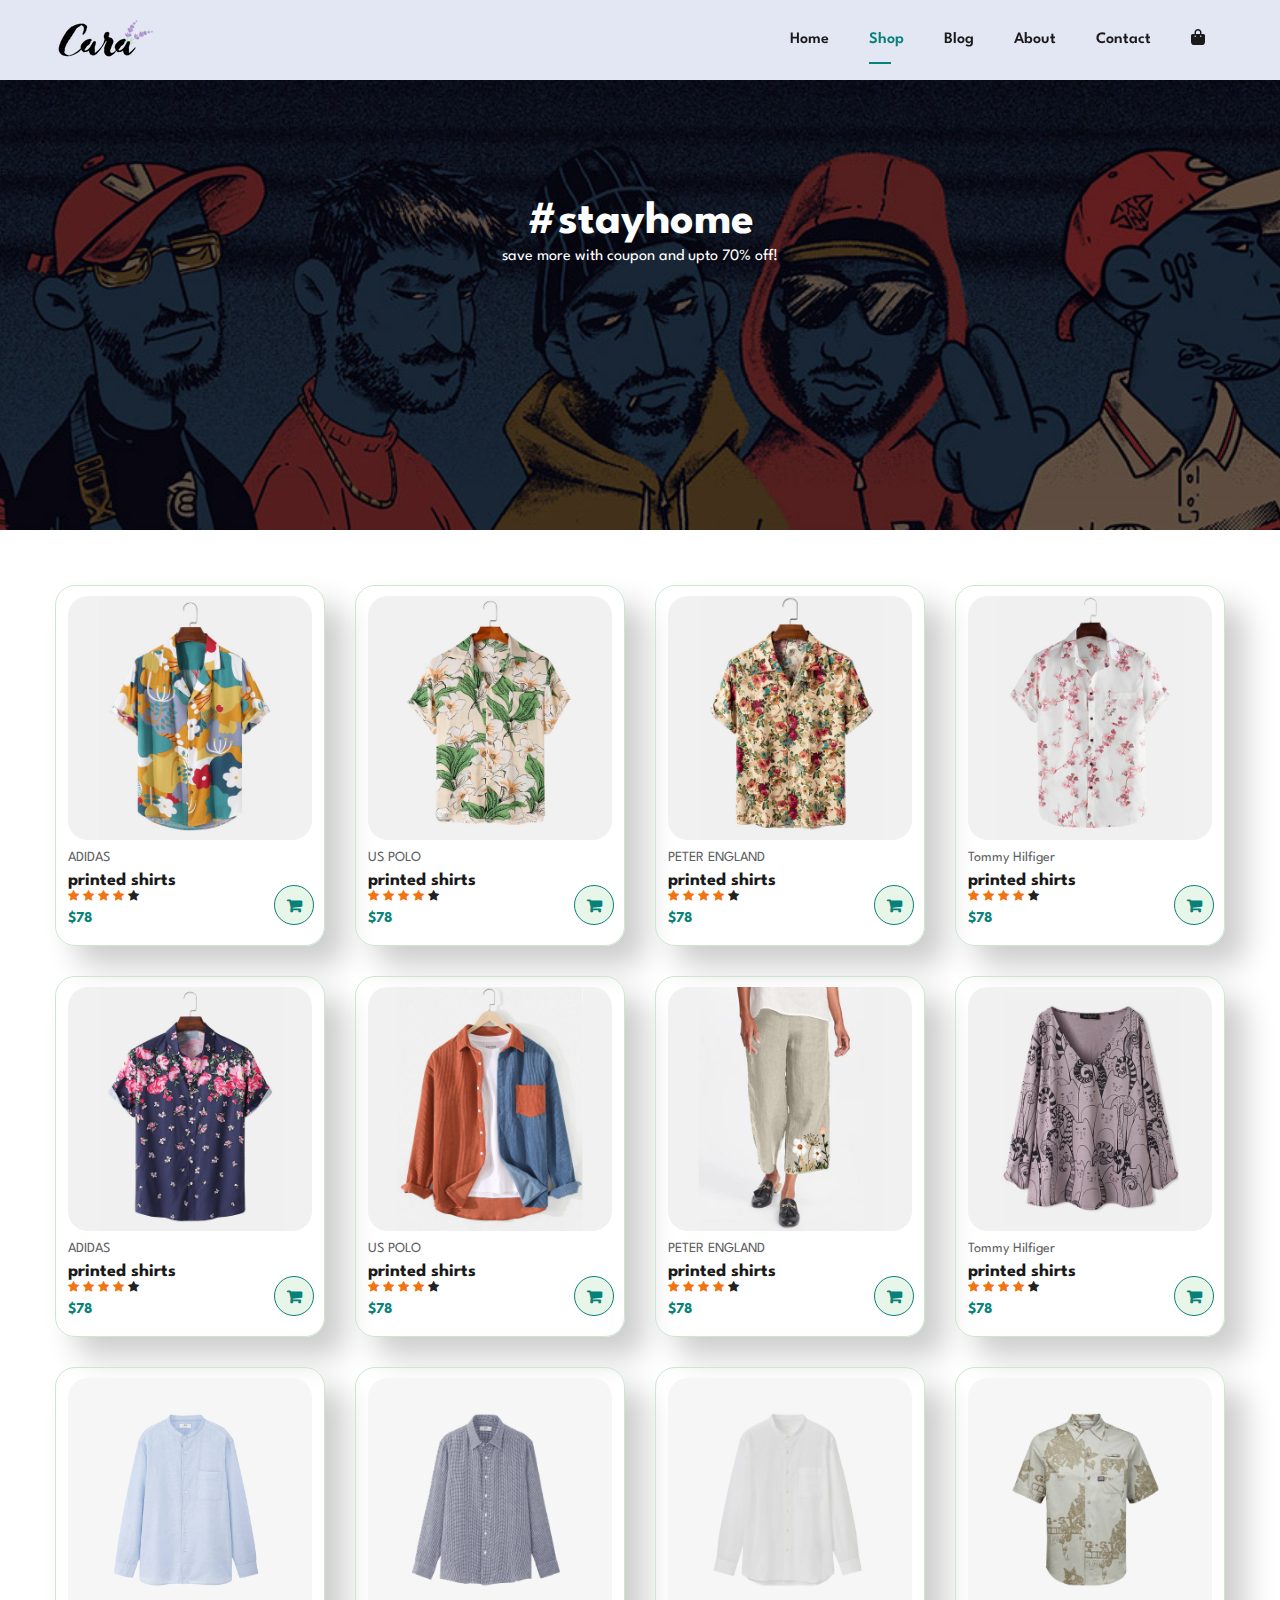
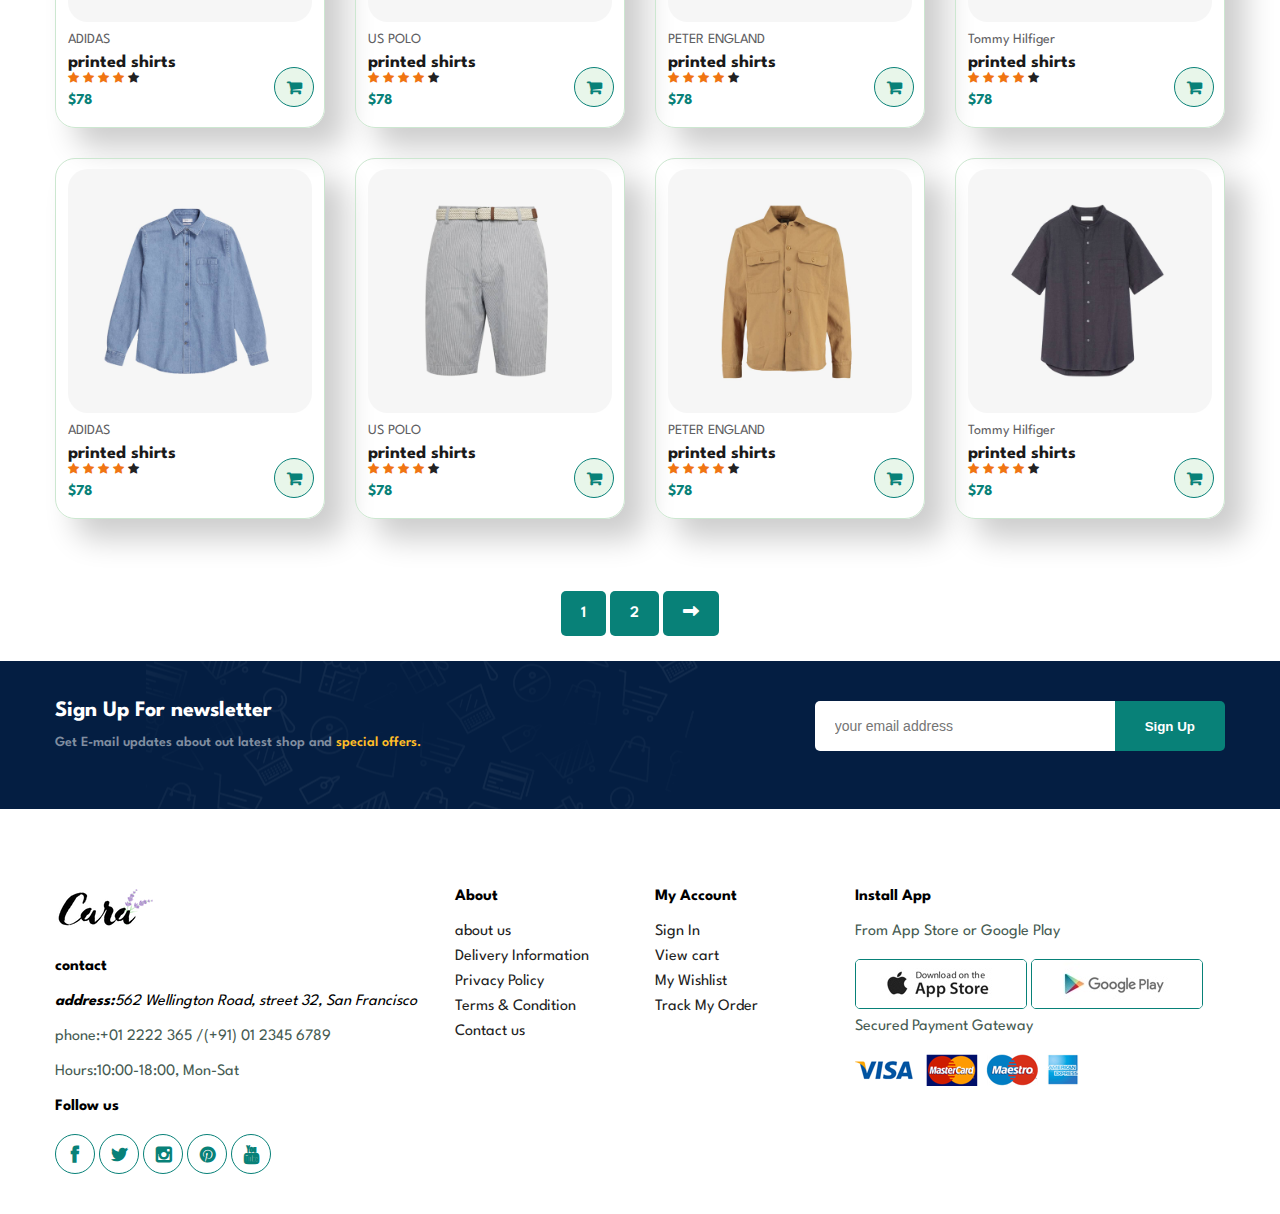
<file: shop.html>
<!DOCTYPE html>
<html lang="en">

<head>
    <meta charset="UTF-8">
    <meta http-equiv="X-UA-Compatible" content="IE=edge">
    <meta name="viewport" content="width=device-width, initial-scale=1.0">
    <meta name="description" content=""> <!-- max 165char -->
    <title>Document</title> <!-- max 65char -->
    <!-- <link rel="stylesheet" href="css/font-awesome.min.css"> -->
    <link rel="stylesheet" href="https://cdnjs.cloudflare.com/ajax/libs/font-awesome/6.1.1/css/all.min.css">
    <link rel="stylesheet" href="./css/font-awesome.min.css">
    <link rel="stylesheet" href="css/style.css">
    <link rel="stylesheet" href="./css/shop.css">

</head>

<body>
    <div class="wrap-1">
        <div class="container">
            <div class="row">
                <div class="col-2">
                    <a href=""><img src="./img/logo.png" alt=""></a>
                </div>
                <div class="col-10">
                    <div class="navbar ">
                        <nav>
                            <ul>
                                <li><a href="index.html">Home</a></li>
                                <li><a class="active" href="shop.html">Shop</a></li>
                                <li><a href="blog.html">Blog</a></li>
                                <li><a href="about.html">About</a></li>
                                <li><a href="contact.html">Contact</a></li>
                                <li><a href="cart.html" class="bag"><span class="fa fa-shopping-bag"></span></a></li>
                                <a href="" class="close"><span class="fa fa-close"></span></a>
                            </ul>
                        </nav>
                    </div>
                    <div class="mobile ">
                        <div class="mob">
                            <a href=""><span class="fa fa-shopping-bag"></span></a>
                            <a class="bar" href=""><span class="fa fa-outdent"></span></a>
                        </div>
                    </div>
                </div>
            </div>
        </div>
    </div>

    <div class="wrap-2">
        <div class="container">
            <div class="row">
                <div class="col-12 col-p-12">
                    <div class="shop-header">

                        <h2>#stayhome</h2>
                        <p>save more with coupon and upto 70% off!</p>
                    </div>
                </div>

            </div>
        </div>
    </div>



    <div class="wrap-4">
        <div class="container">

            <div class="row">
                <div class="col-3 col-m-6 col-p-12">
                    <div class="item-row">
                        <div class="item">
                            <img src="./img/products/f1.jpg" alt="">
                        </div>
                        <div class="des">
                            <span>ADIDAS</span>
                            <h5>printed shirts</h5>
                            <div class="star">
                                <span class="fa fa-star"></span>
                                <span class="fa fa-star"></span>
                                <span class="fa fa-star"></span>
                                <span class="fa fa-star"></span>
                                <span class="fa fa-star"></span>
                            </div>
                            <h4>$78</h4>
                        </div>
                        <a href="#" class="add-cart"><span class="fa fa-shopping-cart cart"></span></a>
                    </div>

                </div>
                <div class="col-3 col-m-6 col-p-12">
                    <div class="item-row">
                        <div class="item">
                            <img src="./img/products/f2.jpg" alt="">
                        </div>
                        <div class="des">
                            <span>US POLO</span>
                            <h5>printed shirts</h5>
                            <div class="star">
                                <span class="fa fa-star"></span>
                                <span class="fa fa-star"></span>
                                <span class="fa fa-star"></span>
                                <span class="fa fa-star"></span>
                                <span class="fa fa-star"></span>
                            </div>
                            <h4>$78</h4>
                        </div>
                        <a href="#" class="add-cart"><span class="fa fa-shopping-cart cart"></span></a>
                    </div>

                </div>
                <div class="col-3 col-m-6 col-p-12">
                    <div class="item-row">
                        <div class="item">
                            <img src="./img/products/f3.jpg" alt="">
                        </div>
                        <div class="des">
                            <span>PETER ENGLAND</span>
                            <h5>printed shirts</h5>
                            <div class="star">
                                <span class="fa fa-star"></span>
                                <span class="fa fa-star"></span>
                                <span class="fa fa-star"></span>
                                <span class="fa fa-star"></span>
                                <span class="fa fa-star"></span>
                            </div>
                            <h4>$78</h4>
                        </div>
                        <a href="#" class="add-cart"><span class="fa fa-shopping-cart cart"></span></a>
                    </div>

                </div>
                <div class="col-3 col-m-6 col-p-12">
                    <div class="item-row">
                        <div class="item">
                            <img src="./img/products/f4.jpg" alt="">
                        </div>
                        <div class="des">
                            <span>Tommy Hilfiger</span>
                            <h5>printed shirts</h5>
                            <div class="star">
                                <span class="fa fa-star"></span>
                                <span class="fa fa-star"></span>
                                <span class="fa fa-star"></span>
                                <span class="fa fa-star"></span>
                                <span class="fa fa-star"></span>
                            </div>
                            <h4>$78</h4>
                        </div>
                        <a href="#" class="add-cart"><span class="fa fa-shopping-cart cart"></span></a>
                    </div>

                </div>

            </div>

            <div class="row">
                <div class="col-3 col-m-6 col-p-12">
                    <div class="item-row">
                        <div class="item">
                            <img src="./img/products/f5.jpg" alt="">
                        </div>
                        <div class="des">
                            <span>ADIDAS</span>
                            <h5>printed shirts</h5>
                            <div class="star">
                                <span class="fa fa-star"></span>
                                <span class="fa fa-star"></span>
                                <span class="fa fa-star"></span>
                                <span class="fa fa-star"></span>
                                <span class="fa fa-star"></span>
                            </div>
                            <h4>$78</h4>
                        </div>
                        <a href="#" class="add-cart"><span class="fa fa-shopping-cart cart"></span></a>
                    </div>

                </div>
                <div class="col-3 col-m-6 col-p-12">
                    <div class="item-row">
                        <div class="item">
                            <img src="./img/products/f6.jpg" alt="">
                        </div>
                        <div class="des">
                            <span>US POLO</span>
                            <h5>printed shirts</h5>
                            <div class="star">
                                <span class="fa fa-star"></span>
                                <span class="fa fa-star"></span>
                                <span class="fa fa-star"></span>
                                <span class="fa fa-star"></span>
                                <span class="fa fa-star"></span>
                            </div>
                            <h4>$78</h4>
                        </div>
                        <a href="#" class="add-cart"><span class="fa fa-shopping-cart cart"></span></a>
                    </div>

                </div>
                <div class="col-3 col-m-6 col-p-12">
                    <div class="item-row">
                        <div class="item">
                            <img src="./img/products/f7.jpg" alt="">
                        </div>
                        <div class="des">
                            <span>PETER ENGLAND</span>
                            <h5>printed shirts</h5>
                            <div class="star">
                                <span class="fa fa-star"></span>
                                <span class="fa fa-star"></span>
                                <span class="fa fa-star"></span>
                                <span class="fa fa-star"></span>
                                <span class="fa fa-star"></span>
                            </div>
                            <h4>$78</h4>
                        </div>
                        <a href="#" class="add-cart"><span class="fa fa-shopping-cart cart"></span></a>
                    </div>

                </div>
                <div class="col-3 col-m-6 col-p-12">
                    <div class="item-row">
                        <div class="item">
                            <img src="./img/products/f8.jpg" alt="">
                        </div>
                        <div class="des">
                            <span>Tommy Hilfiger</span>
                            <h5>printed shirts</h5>
                            <div class="star">
                                <span class="fa fa-star"></span>
                                <span class="fa fa-star"></span>
                                <span class="fa fa-star"></span>
                                <span class="fa fa-star"></span>
                                <span class="fa fa-star"></span>
                            </div>
                            <h4>$78</h4>
                        </div>
                        <a href="#" class="add-cart"><span class="fa fa-shopping-cart cart"></span></a>
                    </div>

                </div>

            </div>

            <div class="row">
                <div class="col-3 col-m-6 col-p-12">
                    <div class="item-row">
                        <div class="item">
                            <img src="./img/products/n1.jpg" alt="">
                        </div>
                        <div class="des">
                            <span>ADIDAS</span>
                            <h5>printed shirts</h5>
                            <div class="star">
                                <span class="fa fa-star"></span>
                                <span class="fa fa-star"></span>
                                <span class="fa fa-star"></span>
                                <span class="fa fa-star"></span>
                                <span class="fa fa-star"></span>
                            </div>
                            <h4>$78</h4>
                        </div>
                        <a href="#" class="add-cart"><span class="fa fa-shopping-cart cart"></span></a>
                    </div>

                </div>
                <div class="col-3 col-m-6 col-p-12">
                    <div class="item-row">
                        <div class="item">
                            <img src="./img/products/n2.jpg" alt="">
                        </div>
                        <div class="des">
                            <span>US POLO</span>
                            <h5>printed shirts</h5>
                            <div class="star">
                                <span class="fa fa-star"></span>
                                <span class="fa fa-star"></span>
                                <span class="fa fa-star"></span>
                                <span class="fa fa-star"></span>
                                <span class="fa fa-star"></span>
                            </div>
                            <h4>$78</h4>
                        </div>
                        <a href="#" class="add-cart"><span class="fa fa-shopping-cart cart"></span></a>
                    </div>

                </div>
                <div class="col-3 col-m-6 col-p-12">
                    <div class="item-row">
                        <div class="item">
                            <img src="./img/products/n3.jpg" alt="">
                        </div>
                        <div class="des">
                            <span>PETER ENGLAND</span>
                            <h5>printed shirts</h5>
                            <div class="star">
                                <span class="fa fa-star"></span>
                                <span class="fa fa-star"></span>
                                <span class="fa fa-star"></span>
                                <span class="fa fa-star"></span>
                                <span class="fa fa-star"></span>
                            </div>
                            <h4>$78</h4>
                        </div>
                        <a href="#" class="add-cart"><span class="fa fa-shopping-cart cart"></span></a>
                    </div>

                </div>
                <div class="col-3 col-m-6 col-p-12">
                    <div class="item-row">
                        <div class="item">
                            <img src="./img/products/n4.jpg" alt="">
                        </div>
                        <div class="des">
                            <span>Tommy Hilfiger</span>
                            <h5>printed shirts</h5>
                            <div class="star">
                                <span class="fa fa-star"></span>
                                <span class="fa fa-star"></span>
                                <span class="fa fa-star"></span>
                                <span class="fa fa-star"></span>
                                <span class="fa fa-star"></span>
                            </div>
                            <h4>$78</h4>
                        </div>
                        <a href="#" class="add-cart"><span class="fa fa-shopping-cart cart"></span></a>
                    </div>

                </div>
            </div>
            <div class="row">
                <div class="col-3 col-m-6 col-p-12">
                    <div class="item-row">
                        <div class="item">
                            <img src="./img/products/n5.jpg" alt="">
                        </div>
                        <div class="des">
                            <span>ADIDAS</span>
                            <h5>printed shirts</h5>
                            <div class="star">
                                <span class="fa fa-star"></span>
                                <span class="fa fa-star"></span>
                                <span class="fa fa-star"></span>
                                <span class="fa fa-star"></span>
                                <span class="fa fa-star"></span>
                            </div>
                            <h4>$78</h4>
                        </div>
                        <a href="#" class="add-cart"><span class="fa fa-shopping-cart cart"></span></a>
                    </div>

                </div>
                <div class="col-3 col-m-6 col-p-12">
                    <div class="item-row">
                        <div class="item">
                            <img src="./img/products/n6.jpg" alt="">
                        </div>
                        <div class="des">
                            <span>US POLO</span>
                            <h5>printed shirts</h5>
                            <div class="star">
                                <span class="fa fa-star"></span>
                                <span class="fa fa-star"></span>
                                <span class="fa fa-star"></span>
                                <span class="fa fa-star"></span>
                                <span class="fa fa-star"></span>
                            </div>
                            <h4>$78</h4>
                        </div>
                        <a href="#" class="add-cart"><span class="fa fa-shopping-cart cart"></span></a>
                    </div>

                </div>
                <div class="col-3 col-m-6 col-p-12">
                    <div class="item-row">
                        <div class="item">
                            <img src="./img/products/n7.jpg" alt="">
                        </div>
                        <div class="des">
                            <span>PETER ENGLAND</span>
                            <h5>printed shirts</h5>
                            <div class="star">
                                <span class="fa fa-star"></span>
                                <span class="fa fa-star"></span>
                                <span class="fa fa-star"></span>
                                <span class="fa fa-star"></span>
                                <span class="fa fa-star"></span>
                            </div>
                            <h4>$78</h4>
                        </div>
                        <a href="#" class="add-cart"><span class="fa fa-shopping-cart cart"></span></a>
                    </div>

                </div>
                <div class="col-3 col-m-6 col-p-12">
                    <div class="item-row">
                        <div class="item">
                            <img src="./img/products/n8.jpg" alt="">
                        </div>
                        <div class="des">
                            <span>Tommy Hilfiger</span>
                            <h5>printed shirts</h5>
                            <div class="star">
                                <span class="fa fa-star"></span>
                                <span class="fa fa-star"></span>
                                <span class="fa fa-star"></span>
                                <span class="fa fa-star"></span>
                                <span class="fa fa-star"></span>
                            </div>
                            <h4>$78</h4>
                        </div>
                        <a href="#" class="add-cart"><span class="fa fa-shopping-cart cart"></span></a>
                    </div>

                </div>
            </div>
        </div>
    </div>

<div class="wrap5">
    <div class="container">
        <div class="row">
            <div class="col-12">
               <div class="pagination">
                <a href="">1</a>
                <a href="">2</a>
                <a href=""><span class="fa fa-long-arrow-alt-right"></span></a>
               </div>
            </div>
        </div>
    </div>
</div>




    <div class="wrap-9">
        <div class="container">
            <div class="row">

                <div class="col-6 col-p-12">
                    <div class="newsletter">
                        <div class="newstext">
                            <h4>Sign Up For newsletter</h4>
                            <p>Get E-mail updates about out latest shop and <span>special offers.</span></p>
                        </div>
                    </div>
                </div>
                <div class="col-6 col-p-12">
                    <div class="newsletter-1">
                        <div class="form">
                            <label><input type="text" placeholder="your email address"></label>
                            <button class="btn">Sign Up</button>
                        </div>
                    </div>
                </div>
            </div>
        </div>
    </div>

    <footer>
        <div class="container">
            <div class="row">
                <div class="col-4 col-p-12">
                    <div class="content">
                        <img src="./img/logo.png" alt="">
                        <h4>contact</h4>
                        <address>
                            <strong>address:</strong>562 Wellington Road, street 32, San Francisco
                        </address>
                        <p>phone:+01 2222 365 /(+91) 01 2345 6789</p>
                        <p>Hours:10:00-18:00, Mon-Sat</p>
                        <div class="follow">
                            <h4>Follow us</h4>
                            <div class="icon">
                                <a href=""><span class="fa fa-facebook"></span></a>
                                <a href=""><span class="fa fa-twitter"></span></a>
                                <a href=""><span class="fa fa-instagram"></span></a>
                                <a href=""><span class="fa fa-pinterest"></span></a>
                                <a href=""><span class="fa fa-youtube"></span></a>

                            </div>
                        </div>
                    </div>
                </div>
                <div class="col-2 col-p-6">
                    <div class="content space">
                        <h4>About</h4>
                        <ul>
                            <li> <a href="">about us</a></li>
                            <li><a href="">Delivery Information</a></li>
                            <li><a href="">Privacy Policy</a></li>
                            <li><a href="">Terms & Condition</a></li>
                            <li> <a href="">Contact us</a></li>
                        </ul>

                    </div>

                </div>
                <div class="col-2 col-p-6">
                    <div class="content space">
                        <h4>My Account</h4>
                        <ul>
                            <li><a href="">Sign In </a></li>
                            <li><a href="">View cart</a></li>
                            <li><a href="">My Wishlist</a></li>
                            <li><a href="">Track My Order</a></li>
                            <li><a href=""></a></li>
                        </ul>
                    </div>
                </div>
                <div class="col-4 col-p-12">
                    <div class="install">
                        <h4>Install App</h4>
                        <p>From App Store or Google Play</p>
                        <a href="" aria-label="app store"><img src="./img/pay/app.jpg" alt=""></a>
                        <a href="" aria-label="play store"><img src="./img/pay/play.jpg" alt=""></a>
                        <p>Secured Payment Gateway </p>
                        <img src="./img/pay/pay.png" alt="">
                    </div>
                </div>
            </div>
        </div>
    </footer>

    <script src="https://cdnjs.cloudflare.com/ajax/libs/jquery/3.6.0/jquery.min.js"></script>
    <script src="./js/app.js"></script>
</body>

</html>
</file>
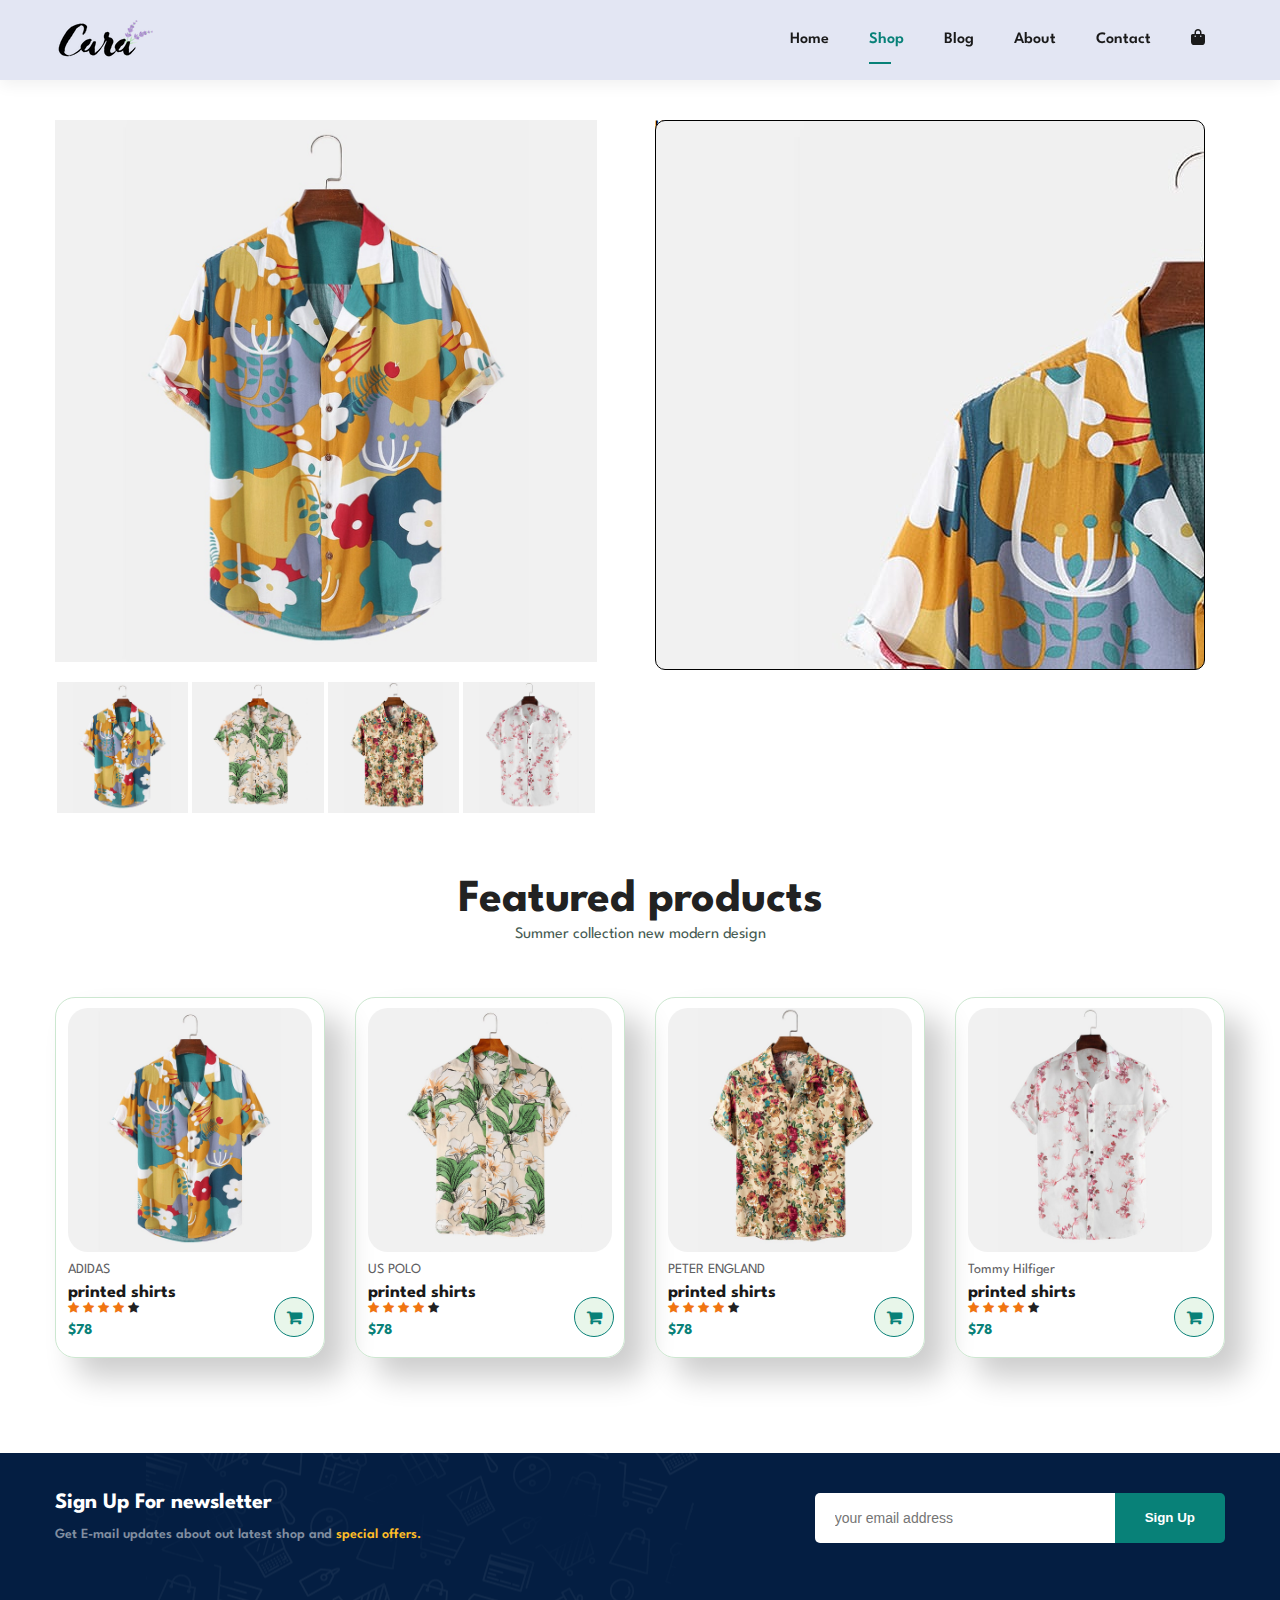
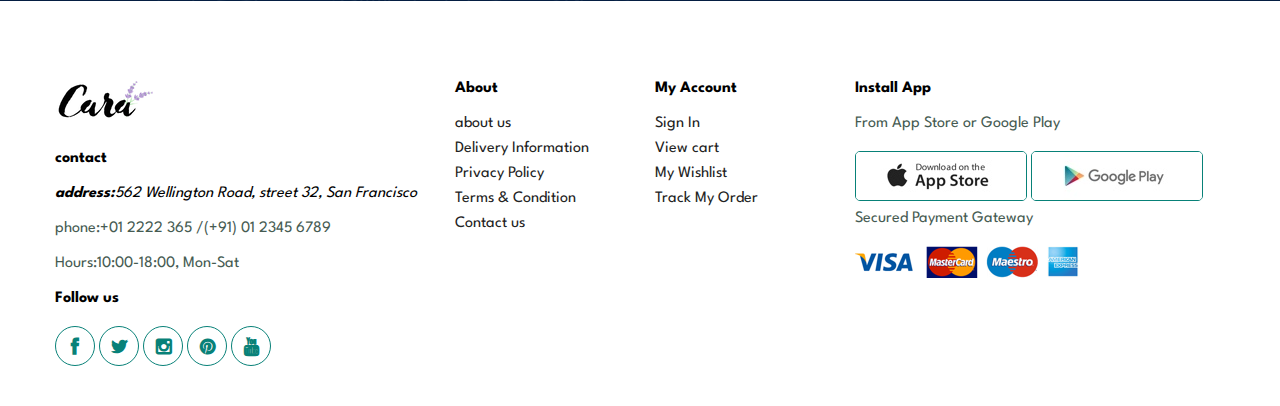
<file: sproduct.html>
<!DOCTYPE html>
<html lang="en">

<head>
    <meta charset="UTF-8">
    <meta http-equiv="X-UA-Compatible" content="IE=edge">
    <meta name="viewport" content="width=device-width, initial-scale=1.0">
    <meta name="description" content=""> <!-- max 165char -->
    <title>Document</title> <!-- max 65char -->
    <!-- <link rel="stylesheet" href="css/font-awesome.min.css"> -->
    <link rel="stylesheet" href="https://cdnjs.cloudflare.com/ajax/libs/font-awesome/6.1.1/css/all.min.css">
    <link rel="stylesheet" href="./css/font-awesome.min.css">
    <link rel="stylesheet" href="css/style.css">
    <link rel="stylesheet" href="./css/shop.css">

</head>

<body>
    <div class="wrap-1">
        <div class="container">
            <div class="row">
                <div class="col-2">
                    <a href=""><img src="./img/logo.png" alt=""></a>
                </div>
                <div class="col-10">
                    <div class="navbar ">
                        <nav>
                            <ul>
                                <li><a href="index.html">Home</a></li>
                                <li><a class="active" href="shop.html">Shop</a></li>
                                <li><a href="blog.html">Blog</a></li>
                                <li><a href="about.html">About</a></li>
                                <li><a href="contact.html">Contact</a></li>
                                <li><a href="cart.html" class="bag"><span class="fa fa-shopping-bag"></span></a></li>
                                <a href="" class="close"><span class="fa fa-close"></span></a>
                            </ul>
                        </nav>
                    </div>
                    <div class="mobile ">
                        <div class="mob">
                            <a href=""><span class="fa fa-shopping-bag"></span></a>
                            <a class="bar" href=""><span class="fa fa-outdent"></span></a>
                        </div>
                    </div>
                </div>
            </div>
        </div>
    </div>

    <div class="wrap2">
        <div class="container">
            <div class="row">
                <div class="col-6 col-p-12">
                    <div class="single-pro-image">
                        <img src="./img/products/f1.jpg" width="100%" class="main-image" alt="">
                        <div class="small-img-group">
                            <div class="small-img">
                                <img src="./img/products/f1.jpg" class="smallimg" width="100%" alt="">
                            </div>
                            <div class="small-img">
                                <img src="./img/products/f2.jpg" class="smallimg" width="100%" alt="">
                            </div>
                            <div class="small-img">
                                <img src="./img/products/f3.jpg" class="smallimg" width="100%" alt="">
                            </div>
                            <div class="small-img">
                                <img src="./img/products/f4.jpg" class="smallimg" width="100%" alt="">
                            </div>

                        </div>
                    </div>
                </div>
                <div class="col-6 col-p-12">
                    
                    <div class="single-pro-detail">
                        <div class="box">
                            <div class="over-img">
    
                            </div>
                        </div>
                        <h6>Home/T-shirt</h6>
                        <h4>Men's Fashion T-shirts</h4>
                        <h2>$139.00</h2>
                        <select>
                            <option selected disabled>--Select Size--</option>
                            <option>XXXL</option>
                            <option>XXL</option>
                            <option>XL</option>
                            <option>LARGE</option>
                            <option>SMALL</option>
                        </select>
                        <div><label> <input type="number" min="0" max="10" value="1"></label>
                            <button class="normal add-cart">Add To Cart</button>
                        </div>
                        <h4>Product details</h4>
                        <p>Lorem ipsum dolor sit amet consectetur adipisicing elit. Quaerat fugit aliquam ratione
                            repudiandae placeat deleniti vero itaque, alias explicabo animi earum fuga, quisquam
                            obcaecati officiis maiores cupiditate voluptatum numquam quidem. Lorem ipsum dolor sit, amet
                            consectetur adipisicing elit. Quod, architecto? Minima expedita cumque dolor tempora porro
                            beatae adipisci quae quia.</p>
                    </div>
                </div>
            </div>
        </div>
    </div>


    <div class="wrap-4">
        <div class="container">
            <div class="heading">
                <h2>Featured products</h2>
                <p>Summer collection new modern design</p>
            </div>
            <div class="row">
                <div class="col-3 col-m-6 col-p-12">
                    <div class="item-row">
                        <div class="item ">
                            <img class="item-image" src="./img/products/f1.jpg" alt="">
                        </div>
                        <div class="des">
                            <span>ADIDAS</span>
                            <h5 class="item-title">printed shirts</h5>
                            <div class="star">
                                <span class="fa fa-star"></span>
                                <span class="fa fa-star"></span>
                                <span class="fa fa-star"></span>
                                <span class="fa fa-star"></span>
                                <span class="fa fa-star"></span>
                            </div>
                            <h4 class="item-price">$78</h4>
                        </div>
                        <a href="#" class="add-cart"><span class="fa fa-shopping-cart cart"></span></a>
                    </div>

                </div>
                <div class="col-3 col-m-6 col-p-12">
                    <div class="item-row">
                        <div class="item">
                            <img src="./img/products/f2.jpg" alt="">
                        </div>
                        <div class="des">
                            <span>US POLO</span>
                            <h5>printed shirts</h5>
                            <div class="star">
                                <span class="fa fa-star"></span>
                                <span class="fa fa-star"></span>
                                <span class="fa fa-star"></span>
                                <span class="fa fa-star"></span>
                                <span class="fa fa-star"></span>
                            </div>
                            <h4>$78</h4>
                        </div>
                        <a href="#" class="add-cart"><span class="fa fa-shopping-cart cart"></span></a>
                    </div>

                </div>
                <div class="col-3 col-m-6 col-p-12">
                    <div class="item-row">
                        <div class="item">
                            <img src="./img/products/f3.jpg" alt="">
                        </div>
                        <div class="des">
                            <span>PETER ENGLAND</span>
                            <h5>printed shirts</h5>
                            <div class="star">
                                <span class="fa fa-star"></span>
                                <span class="fa fa-star"></span>
                                <span class="fa fa-star"></span>
                                <span class="fa fa-star"></span>
                                <span class="fa fa-star"></span>
                            </div>
                            <h4>$78</h4>
                        </div>
                        <a href="#" class="add-cart"><span class="fa fa-shopping-cart cart"></span></a>
                    </div>

                </div>
                <div class="col-3 col-m-6 col-p-12">
                    <div class="item-row">
                        <div class="item">
                            <img src="./img/products/f4.jpg" alt="">
                        </div>
                        <div class="des">
                            <span>Tommy Hilfiger</span>
                            <h5>printed shirts</h5>
                            <div class="star">
                                <span class="fa fa-star"></span>
                                <span class="fa fa-star"></span>
                                <span class="fa fa-star"></span>
                                <span class="fa fa-star"></span>
                                <span class="fa fa-star"></span>
                            </div>
                            <h4>$78</h4>
                        </div>
                        <a href="#" class="add-cart"><span class="fa fa-shopping-cart cart"></span></a>
                    </div>

                </div>

            </div>
        </div>
    </div>


    <div class="wrap-9">
        <div class="container">
            <div class="row">

                <div class="col-6 col-p-12">
                    <div class="newsletter">
                        <div class="newstext">
                            <h4>Sign Up For newsletter</h4>
                            <p>Get E-mail updates about out latest shop and <span>special offers.</span></p>
                        </div>
                    </div>
                </div>
                <div class="col-6 col-p-12">
                    <div class="newsletter-1">
                        <div class="form">
                            <label><input type="text" placeholder="your email address"></label>
                            <button class="btn">Sign Up</button>
                        </div>
                    </div>
                </div>
            </div>
        </div>
    </div>

    <footer>
        <div class="container">
            <div class="row">
                <div class="col-4 col-p-12">
                    <div class="content">
                        <img src="./img/logo.png" alt="">
                        <h4>contact</h4>
                        <address>
                            <strong>address:</strong>562 Wellington Road, street 32, San Francisco
                        </address>
                        <p>phone:+01 2222 365 /(+91) 01 2345 6789</p>
                        <p>Hours:10:00-18:00, Mon-Sat</p>
                        <div class="follow">
                            <h4>Follow us</h4>
                            <div class="icon">
                                <a href=""><span class="fa fa-facebook"></span></a>
                                <a href=""><span class="fa fa-twitter"></span></a>
                                <a href=""><span class="fa fa-instagram"></span></a>
                                <a href=""><span class="fa fa-pinterest"></span></a>
                                <a href=""><span class="fa fa-youtube"></span></a>

                            </div>
                        </div>
                    </div>
                </div>
                <div class="col-2 col-p-6">
                    <div class="content space">
                        <h4>About</h4>
                        <ul>
                            <li> <a href="">about us</a></li>
                            <li><a href="">Delivery Information</a></li>
                            <li><a href="">Privacy Policy</a></li>
                            <li><a href="">Terms & Condition</a></li>
                            <li> <a href="">Contact us</a></li>
                        </ul>

                    </div>

                </div>
                <div class="col-2 col-p-6">
                    <div class="content space">
                        <h4>My Account</h4>
                        <ul>
                            <li><a href="">Sign In </a></li>
                            <li><a href="">View cart</a></li>
                            <li><a href="">My Wishlist</a></li>
                            <li><a href="">Track My Order</a></li>
                            <li><a href=""></a></li>
                        </ul>
                    </div>
                </div>
                <div class="col-4 col-p-12">
                    <div class="install">
                        <h4>Install App</h4>
                        <p>From App Store or Google Play</p>
                        <a href="" aria-label="app store"><img src="./img/pay/app.jpg" alt=""></a>
                        <a href="" aria-label="play store"><img src="./img/pay/play.jpg" alt=""></a>
                        <p>Secured Payment Gateway </p>
                        <img src="./img/pay/pay.png" alt="">
                    </div>
                </div>
            </div>
        </div>
    </footer>


   
    <script src="https://cdnjs.cloudflare.com/ajax/libs/jquery/3.6.0/jquery.min.js"></script>
    <script src="./js/app.js"></script>
    <script>
        var mainimg = document.querySelector(".main-image")
        var smallimg = document.querySelectorAll(".smallimg")

        smallimg[0].onclick = function () {
            mainimg.src = smallimg[0].src;
        }
        smallimg[1].onclick = function () {
            mainimg.src = smallimg[1].src;
        }
        smallimg[2].onclick = function () {
            mainimg.src = smallimg[2].src;
        }
        smallimg[3].onclick = function () {
            mainimg.src = smallimg[3].src;
        }


        var box=document.querySelector(".box")
        var overbox=document.querySelector(".over-img")

        mainimg.addEventListener('mouseover',function () {
            overbox.style.display="block";
            // overbox.style.zindex="10";
        })

        mainimg.addEventListener("mousemove",function (e) {
            // console.log(e.clientX);
           // o.textContent=`x=${e.clientX-this.offsetLeft+2} , y=${e.clientY-this.offsetTop+2}`;
        overbox.style.backgroundPosition=`${+(e.clientX-this.offsetLeft)/4}% ${(e.clientY-this.offsetTop)/4}%`;
        })

        mainimg.addEventListener("mouseout",function () {
            overbox.style.display="none";
        })
        
    </script>
</body>

</html>
</file>
<file: css/style.css>
@import url('https://fonts.googleapis.com/css2?family=League+Spartan:wght@100;200;300;400;500;600;700;800;900&display=swap');

*,
::after,
::before {
    margin: 0;
    box-sizing: border-box;
}

ul {
    list-style: none;
    padding: 0;
}

a {
    text-decoration: none;
}

img {
    vertical-align: bottom;
}

button {
    cursor: pointer;
}

:disabled {
    cursor: not-allowed;
}

:root {
    --fcolor: #222;
    --pcolor: #465b52;
}

h1 {
    font-size: 50px;
    line-height: 64px;
    color: var(--fcolor);
}

h2 {
    font-size: 46px;
    line-height: 54px;
    color: var(--fcolor);
}

h5 {
    font-size: 20px;
    color: var(--fcolor);
}

h6 {
    font-weight: 600;
    font-size: 12px;
}

p {
    font-size: 16px;
    color: var(--pcolor);
}

body{
    font-family: 'League Spartan', sans-serif;
}
.container {
    max-width: 1200px;
    margin: auto;
    padding: 0 15px;
}

.row {
    display: flex;
    margin: 0 -15px;
    flex-flow: row wrap;
}

.row [class^="col"] {
    padding: 0 15px;
    flex: 0 1 auto;
}
.flex{ display: flex; justify-content: space-between; align-items: center;  }

.row .col-1 {
    flex-basis: 8.33%;
    max-width: 8.33%;
}

.row .col-2 {
    flex-basis: 16.66%;
    max-width: 16.66%;
}

.row .col-3 {
    flex-basis: 25%;
}

.row .col-4 {
    flex-basis: 33.33%;
}

.row .col-5 {
    flex-basis: 41.66%;
}

.row .col-6 {
    flex-basis: 50%;
}

.row .col-7 {
    flex-basis: 58.33%;
}

.row .col-8 {
    flex-basis: 66.66%;
}

.row .col-9 {
    flex-basis: 75%;
}

.row .col-10 {
    flex-basis: 83.33%;
    max-width: 83.33%;
}

.row .col-11 {
    flex-basis: 91.66%;
}

.row .col-12 {
    flex-basis: 100%;
}

/* layout start  */

.wrap-1 {
    background: #e3e6f3;
    padding: 20px 0;
    box-shadow: 0 5px 15px rgba(0, 0, 0, 0.06);
    align-items: center;
    z-index: 999;
    position: sticky;
    top: 0;
    left: 0;
}


.wrap-1 nav ul {
    display: flex;
    justify-content: flex-end;
    line-height: 40px;
}

.wrap-1 nav ul li {
    padding: 0 20px;
    position: relative;
}

.wrap-1 nav ul li a {
    font-size: 16px;
    font-weight: 600;
    color: #1a1a1a;
    transition: 0.3s ease
}

.wrap-1 nav ul li a:hover,
.wrap-1 nav ul li a.active {
    color: #088178;
}

nav ul li a.active::after,.wrap-1 nav ul li a:hover::after {
    content: "";
    width: 30%;
    height: 2px;
    background: #088178;
    position: absolute;
    bottom: -4px;
    left: 20px;
}
.mobile{display: none;}
.close{display: none;}

/* banner */

.wrap-2{background: url(../img/hero4.png) no-repeat center/cover; height: 90vh; width: 100%;
background-position-y:  25%;}
.home{padding: 195px 0 0 0;}
.home h4{padding-bottom: 15px;}
.home h1{color: #088178;}
.home button{background: url(../img/button.png) no-repeat; margin: 15px; padding: 14px 85px 14px 65px; border: none; font-weight: 700; font-size: 15px; color: #088178;}

/* feature */

/* .wrap-3{} */
.wrap-3 .feature .fe-box{ text-align: center; width: 180px; border: 2px solid #cce7d0; box-shadow: 20px 20px 34px rgba(0, 0, 0, 0.03); padding: 20px 15px; border-radius: 5px; margin: 15px 0; transition: 0.5s ease; }
.feature{padding: 40px 0; cursor: pointer; }
.fe-box h6{padding: 9px 8px 6px 8px; line-height: 1; border-radius: 5px; color: #17d0d6; background-color: #222;}

.fe-box img{max-width: 100%; margin-bottom: 10px;}
/* .fe-box h6{background-color: #000;} */
/* .fe-box h6 {background-color: aqua;} */
.feature .fe-box:hover{box-shadow: 10px 10px 54px rgba(70, 62, 221, 0.1); border-radius: 30px;}


/* .wrap-4 */

.wrap-4{padding: 40px 0; text-align: center;}
 .heading{text-align: center; margin-bottom: 40px;}
 .item-row{
    /* min-height: 250px; */
    padding: 10px 12px;
    border: 1px solid #cce7d0;
    cursor: pointer;
    box-shadow: 20px 20px 30px rgba(0, 0, 0, 0.2);
    margin: 15px 0;
    border-radius: 20px;
    transition: 0.2s ease;
    position: relative;
}
 .item-row:hover{ box-shadow: 20px 20px 30px rgba(0, 0, 0,0.6 );}
 .item-row img{width: 100%; border-radius: 20px;}
.item-row .des {text-align: start; padding: 10px 0;}
.item-row .des span{color: #606063; font-size: 14px;}
.item-row .des h5{padding-top: 7px; color: #1a1a1a; font-size: 18px;}
.item-row .des .star span.fa{font-size: 12px; color: rgb(240, 117, 18);}
.item-row .des .star span.fa:last-child{color: #222; }
.item-row .des h4{padding-top: 7px; color: #088178; font-size: 15px; font-weight: 700;}
.item-row .cart{height: 40px; width: 40px; border-radius: 50%; background-color: #e8f6ea; font-weight: 600; color: #088178; line-height: 40px; border: 1px solid; position: absolute; bottom: 20px; right: 10px;}
 .item img{ transition: transform .4s; }
 .item img:hover{ transform: scale(1.1); }

.wrap-5{margin: 40px 0; text-align: center; background: url(../img/banner/b2.jpg)center/cover; max-width: 100%; height: 267px;}
.wrap-5 .banner{ padding-top: 70px;}
.wrap-5 .banner h4{ padding:10px 0; color: #fff; font-size: 18px;}
.wrap-5 .banner h2{ color: #fff;}
.wrap-5 .banner h2 span{ color: #ef3636;}
 .btn{padding: 15px 30px; color: #000; background: #fff; border-radius: 5px; border: none; outline: none; font-weight: 600; transition:  0.4s; }
 .btn:hover{transform: scale(1.2); background-color: #088178; color: #fff; }


.wrap-6{margin: 40px 0; text-align: center;}

/* .wrap-7{} */
.banner-1{margin: 40px 0; background: url(../img/banner/b17.jpg)center/cover;min-width: 540px; height: 326px;  padding: 80px 0 0 0 ; transition: 0.4s;}
.banner-content{ padding: 30px;}
.banner-content p{padding-bottom: 10px; font-size: 15px; font-weight: 500; color: #fff;}
.banner-content h4{color: #000; font-size: 20px; font-weight: 500;}
.banner-content h2{color: #fff; font-size: 40px; font-weight: 800;}
.banner-content .btn{background: transparent; border: 2px solid #fff; color: #fff;}
.banner-2{margin: 40px 0; background: url(../img/banner/b10.jpg)center/cover;min-width: 540px; height: 326px;  padding: 80px 0 0 0 ;}
.white{font-size: 13px; font-weight: 600; padding: 11px 18px; }
.wrap-7 .banner-1:hover button{background: #088178; border-color: #088178;}
.wrap-7 .banner-2:hover button{background: #088178; border-color: #088178;}


/* .wrap-8 */

.banner-3{margin: 40px 0; background: url(../img/banner/b7.jpg)center/cover;min-width: 30%; height: 200px;  padding: 65px 0 0 0 ;}
.banner-4{margin: 40px 0; background: url(../img/banner/b4.jpg)center/cover;min-width: 30%; height: 200px;  padding: 65px 0 0 0 ;}
.banner-5{margin: 40px 0; background: url(../img/banner/b18.jpg)center/cover;min-width: 30%; height: 200px;  padding: 65px 0 0 0 ;}
.banner-content-1{padding: 20px; margin-bottom: 20px;}
.banner-content-1 h2{font-size: 22px; font-weight: 900; color: #fff; }
.banner-content-1 h3{font-size: 15px; font-weight: 800; color: #ef3636;}

/* .wrap-9  */

.wrap-9{margin: 40px 0; background-image: url(../img/banner/b14.png) ; background-color: #041e42; background-repeat: no-repeat;background-position: 20% 30%; }
.newsletter{ display: flex; ; align-items: center;padding: 40px 0;}
.newsletter h4{font-size: 22px; font-weight: 700; color: #fff; padding-bottom: 15px;}
.newsletter p{font-size: 14px; font-weight: 600; color: #818ea0;}
.newsletter p span{color: #ffbd27;}
.newsletter-1{padding: 40px 0; justify-content: flex-end; float: right;}
.newsletter-1 .form{ display: flex;}
.newsletter-1 .form input{ height: 3.125rem; font-size: 14px; padding: 0 1.25rem; width:300px; outline: none; border-radius: 5px 0 0 5px; 
  border-top-right-radius: 0;border-bottom-right-radius: 0; border: none;}
.newsletter-1 .form button{background: #088178; white-space: nowrap; color: #fff;border-top-left-radius: 0; border-bottom-left-radius: 0;}

/* footer  */

footer{padding: 40px 0;}
.icon a span.fa{height: 40px; width: 40px; border-radius: 50%;  font-weight: 600; font-size: 18px; line-height: 40px; border: 1px solid; text-align: center;}
footer .content h4,p,address{margin-bottom: 20px;}
footer .content ul li {padding-bottom: 10px;}
.content img{margin-bottom: 30px}
.content a{color: #222;}
.follow a{color: #088178;}
.install h4{margin-bottom: 20px;}
.install a img{border: 1px solid; border-radius: 5px; color: #088178; margin-bottom: 10px;}

/* responsive design  */

@media screen and (max-width:1220px){
    
}
@media screen and (max-width:1140px){
    
    .wrap-3 .feature .fe-box{width: 138px;}
    .wrap-2 {height: 600px;}
    .banner-content-1 h2{font-size: 19px;}
    .banner-1,.banner-2{min-width: 0;}
}
@media screen and (max-width:980px){
    .row .col-t-2{flex-basis: 16.66%; max-width: 16.66%;}
    .row .col-t-3{flex-basis: 25%; max-width: 25%;}
    .row .col-t-4{flex-basis: 33.33%; max-width: 33.33%;}
    .row .col-t-6{flex-basis: 50%; max-width: 50%;}
    .row .col-t-8{flex-basis: 83.33%; max-width: 83.33%;}
    .row .col-t-12{flex-basis: 100%; max-width: 100%;}
    .fe-box h6 {padding: 9px 4px 6px 4px; font-size: 10px;}
    .wrap-3 .feature .fe-box {width: 105px;}
    .wrap-5 .banner {padding-top: 40px;}
    .banner-content h2 {font-size: 36px;}
    .banner-content-1{padding: 14px;}
    .banner-content-1 h2 {font-size: 14px;}   
    .newsletter .form input {width: 235px;}   
    h2{font-size: 45px;}
    .over-img{display: none;}
}
@media screen and (max-width:768px){
    .row .col-m-2{flex-basis: 16.66%; max-width: 16.66%;}
    .row .col-m-3{flex-basis: 25%; max-width: 25%;}
    .row .col-m-4{flex-basis: 33.33%; max-width: 33.33%;}
    .row .col-m-6{flex-basis: 50%; max-width: 50%;}
    .row .col-m-8{flex-basis: 83.33%; max-width: 83.33%;}
    .row .col-m-12{flex-basis: 100%; max-width: 100%;}
    nav ul li a.active::after, .wrap-1 nav ul li a:hover::after { content: "";width: 10%;   height: 2px;   background: #088178;position: absolute;bottom: 8px;left: 20px;}
   .navbar{position: fixed; top: 0; height: 100vh; width: 0; right: 0; background-color: #e3e6f3; box-shadow: 0 40 60px rgba(0, 0, 0,0.1); padding-top: 60px; transition: 0.3s;}
   .navbar nav ul {display: block; }
   .mobile{display: flex; justify-content: flex-end; }
   .mobile .mob{line-height: 40px;}
   .mob span{font-size: 20px; color: #1a1a1a; padding-left: 20px;}
   .navbar.active{ width: 300px;}
   .close{position: absolute;top: 20px; left: 20px; color: #1a1a1a; font-size: 20px; display: block;}
   .bag{display: none;}
   .banner-content-1 h2 {line-height: 26px;}
.banner-content-1 h3 {margin-top: 10px;}
   .banner-content h2 {font-size: 25px;}
   .fe-box h6 {font-size: 9px;}
   .feature {padding: 30px 0 0 0;}
   
    

  
   
}
@media screen and (max-width:480px){
    .row .col-p-2{flex-basis: 16.66%; max-width: 16.66%;}
    .row .col-p-3{flex-basis: 25%; max-width: 25%;}
    .row .col-p-4{flex-basis: 33.33%; max-width: 33.33%;}
    .row .col-p-6{flex-basis: 50%; max-width: 50%;}
    .row .col-p-8{flex-basis: 83.33%; max-width: 83.33%;}
    .row .col-p-12{flex-basis: 100%; max-width: 100%;}
    h2 {font-size: 27px;}
    h1 {font-size: 33px;line-height: 50px;}
    .home button{padding: 6px 82px 10px 65px;}
    .wrap-2{height: 500px;}
    .home{padding: 150px 0 0 0;}
    .feature{padding: 20px 0;}
    .wrap-5 h2{font-size: 19px;}
    .banner-content-1 h2 {
        font-size: 21px;
    }
    .banner-content-1 h3 {
        font-size: 16px;
    }
    .banner-1,.banner-2,.banner-3,.banner-4,.banner-5{margin: 20px 0;}
    .newsletter-1 .form input{width: 240px;}
    .space {margin: 20px 0;}
}
</file>
<file: css/shop.css>
@import url('https://fonts.googleapis.com/css2?family=League+Spartan:wght@100;200;300;400;500;600;700;800;900&display=swap');

.wrap-2{background: url(../img/banner/b1.jpg)no-repeat center; height: 50vh; width: 100%; background-size: cover;}
.shop-header{text-align: center; padding-top: 115px ;}
.wrap-2 .shop-header h2{color: #fff;}
.wrap-2 .shop-header p{color: #fff;}
.wrap5{text-align: center;}
.pagination a{height: 50px; width: 50px ; background-color: #088178; padding: 15px 20px; font-weight: 600; color: #fff; border-radius: 5px; font-size: 16px;}

/* product page  */

.single-pro-image{width: 95%; margin-top: 40px;}
.small-img-group{display: flex; margin: 20px 0 ;}
.small-img{margin: 0 2px;}
.single-pro-detail{margin-top: 40px;}
.single-pro-detail h6{font-size: 16px;}
.single-pro-detail h4{padding: 30px 0;}
.single-pro-detail h2{padding-bottom: 30px;}
.single-pro-detail select{margin-bottom: 30px;}
.single-pro-detail label input{width: 50px;height: 47px; font-size: 16px; padding-left: 10px; margin-right: 10px;}
.single-pro-detail label input:focus{outline: none;}
.single-pro-detail button{background-color: #088178; color: #fff;}
.normal{padding: 15px 30px;  border-radius: 5px; border: none; outline: none; font-weight: 600;}
.single-pro-detail p{font-size: 18px; line-height: 25px;}


/* blog page css */

.pagination{margin-top: 30px;}
#blog-header{background: url(../img/banner/b19.jpg)no-repeat ;height: 40vh; width: 100%; background-size: cover;}
.blog-box {padding-top: 140px;}
.dec{padding-top: 100px;}
.blog-detail{padding-top: 220px; margin-right: 40px; }
.blog-box img{width: 100%; height: 350px; object-fit: cover;}
.blog-detail h4{font-size: 26px; padding-bottom: 20px;}
.blog-detail a{font-size: 11px; font-weight: 700; color: #000; position: relative; transition: 0.3s;}
.blog-detail a:hover{color: #088178;}
.blog-detail a::after{content: ''; width: 50px; height: 1px; background-color: #000; position: absolute; top: 4px; left: 110px;}
.blog-detail a:hover::after{background-color: #088178;}
.replace{position: relative;}
.replace h1{font-size: 70px; font-weight: 700; position: absolute; top: 100px; left: -530px; color: #c9cbce; z-index: -9;} 
.shop-header h2{color: #fff;}
.shop-header p{color: #fff;}


@media screen and (max-width:1140px){
    .replace h1{font-size: 70px; font-weight: 700; position: absolute; top: 100px; left: -420px; color: #c9cbce; z-index: -9;} 
    .shop-header h2{color: #fff;}
    .shop-header p{color: #fff;}
}
@media screen and (max-width:980px){
    .replace h1{font-size: 70px; font-weight: 700; position: absolute; top: 100px; left: -385px; color: #c9cbce; z-index: -9;} 
    .shop-header h2{color: #fff;}
    .shop-header p{color: #fff;}
    
    #blog-header{ height: 50vh;}
    .shop-header{padding-top: 50px;}
    .wrap-2{height: 16vh;}
    .about-header{padding: 55px;}
}
@media screen and (max-width:768px){
    .replace h1{font-size: 70px; font-weight: 700; position: absolute; top: 100px; left: -300px; color: #c9cbce; z-index: -9;} 
    #blog-header{background: url(../img/banner/b19.jpg)no-repeat ;; width: 100%; background-size: cover;}
    .wrap-2{height: 40vh;}
    .newsletter-1 {padding: 40px 0; float: left;}   
}

@media screen and (max-width:480px){
    .replace h1 { font-size: 70px; font-weight: 700;  position: absolute;  top: -385px; color: #c9cbce; left: 20px; z-index: -9;}
    .blog-detail { padding-top: 30px;}
    .shop-header{padding-top: 50px; ;}
    .shop-header h2{color: #fff;}
    .shop-header p{color: #fff;}
    .wrap-2{height: 25vh;}
    #about-header{height: 25vh;}
    #blog-header{height: 30vh;}
    
}


/* sproduct ani  */
.box{position: relative; }
.over-img{background: url(../img/products/f1.jpg) no-repeat ; height: 550px; width: 550px;background-color: #fff; border: 1px solid; position: absolute; border-radius: 10px; overflow: hidden;}


/* about header  */

#about-header{background: url(../img/about/banner.png) no-repeat center/cover; height: 40vh;}
.head img{width: 100%;}
.head{padding-top: 50px;}
.head-detail{padding-top: 80px;}
.about-app{text-align: center;}
.about-app a{text-decoration: dashed;}
.about-app .video{width: 70%; height: 100%; margin: 30px auto 0 auto;} 
.about-app .video video{width: 100%; height: 100%; border-radius: 20px;} 

@media screen and (max-width:480px){
    
    .wrap-2{height: 25vh;}
    #about-header{height: 25vh;}
   
    
}
@media screen and (max-width:768px){
   .about-header{padding-top: 85px;}
   #about-header{height: 25vh;}
}
</file>
<file: css/contact.css>
.map iframe{width: 100%;}
.map{padding-top: 50px;}
.contact-detail{padding-top: 50px;}
.contact-detail h2{padding: 20px 0;}
.contact-detail h3{padding: 20px 0; font-size:26px; line-height: 35px;}
.contact-detail li{list-style: none; display: flex;}
.contact-detail li span.fa{padding-right: 10px; font-size: 14px;}
.map{ height: 400px;}
.map iframe{width: 100%; height: 100%;}

.form-detail form{display:flex; flex-direction: column; }
.form-detail {margin-top: 50px;}
.form-detail form span{font-size: 12px;}
.form-detail form h2{font-size: 26px; padding: 20px 0; line-height: 26px;}
.form-detail form input,textarea{width: 100%; padding: 12px 15px; margin-bottom: 20px; border: 1px solid #e1e1e1; outline: none;}
.form-detail form button{width: 35%; margin-top: 20px; background-color: #088178; color: #fff;}
.people{margin-top: 50px; }
.people div{padding-bottom: 25px; align-items: flex-end; display: flex;}
.people div img{width: 65px; height: 65px; object-fit: cover; margin-right: 15px;}
.people div p{margin: 0; font-size: 13px; line-height: 25px;}
.people div p span{display: block; font-size: 16px; color: #000; font-weight: 600;}
.people div img{margin-bottom: 30px;}
/* .wrap4 .row{margin: 30px; padding: 80px; border: 1px solid #e1e1e1; } */

@media screen and(max-width:980px) {
    .shop-header {
        padding-top: 50px;
    }
}
.sec{margin: 40px 0;}
.rec{padding: 40px 0;}
.cart-1{overflow-x: auto;}
.cart-1 table img{width:70px;}
.cart-1 table {width: 100%; border-collapse: collapse; table-layout: fixed; white-space: nowrap;}
.cart-1 table td:nth-child(1){width: 100px; text-align: center;}
.cart-1 table td:nth-child(2){width: 150px; text-align: center;}
.cart-1 table td:nth-child(3){width: 250px; text-align: center;}
.cart-1 table td:nth-child(4),table td:nth-child(5),table td:nth-child(6){width: 150px; text-align: center;}
.cart-1 table input{width: 70px; padding: 10px 5px 10px 15px;} 
.cart-1 table thead{border: 1px solid #e2e9e1; border-left: none;border-right: none;}
.cart-1 table thead td{font-weight: 700; font-size: 13px; padding: 18px 0;}
.cart-1 table tbody tr td{padding-top: 15px;}
.coupon div{margin-top: 20px; }
.coupon input{padding: 10px 20px;  border-radius: 5px;  outline: none; font-weight: 600; width: 60%; border: 1px solid;}
.coupon button{background-color: #088178; color: #fff; padding: 12px 20px;}
.subtotal{border: 1px solid #e2e9e1; padding: 30px; margin-bottom: 30px; }
.subtotal table{border: 1px solid; width: 100%; border-collapse: collapse;}
.subtotal table tr td{padding: 10px 20px; border: 1px solid #e2e9e1;}
.subtotal h3{padding-bottom: 10px;}
.subtotal button{margin-top: 10px; color: #fff; background-color: #088178;}

@media screen and (max-width:768px){
   /* .cart{overflow-x: auto;} */
   
}
</file>
